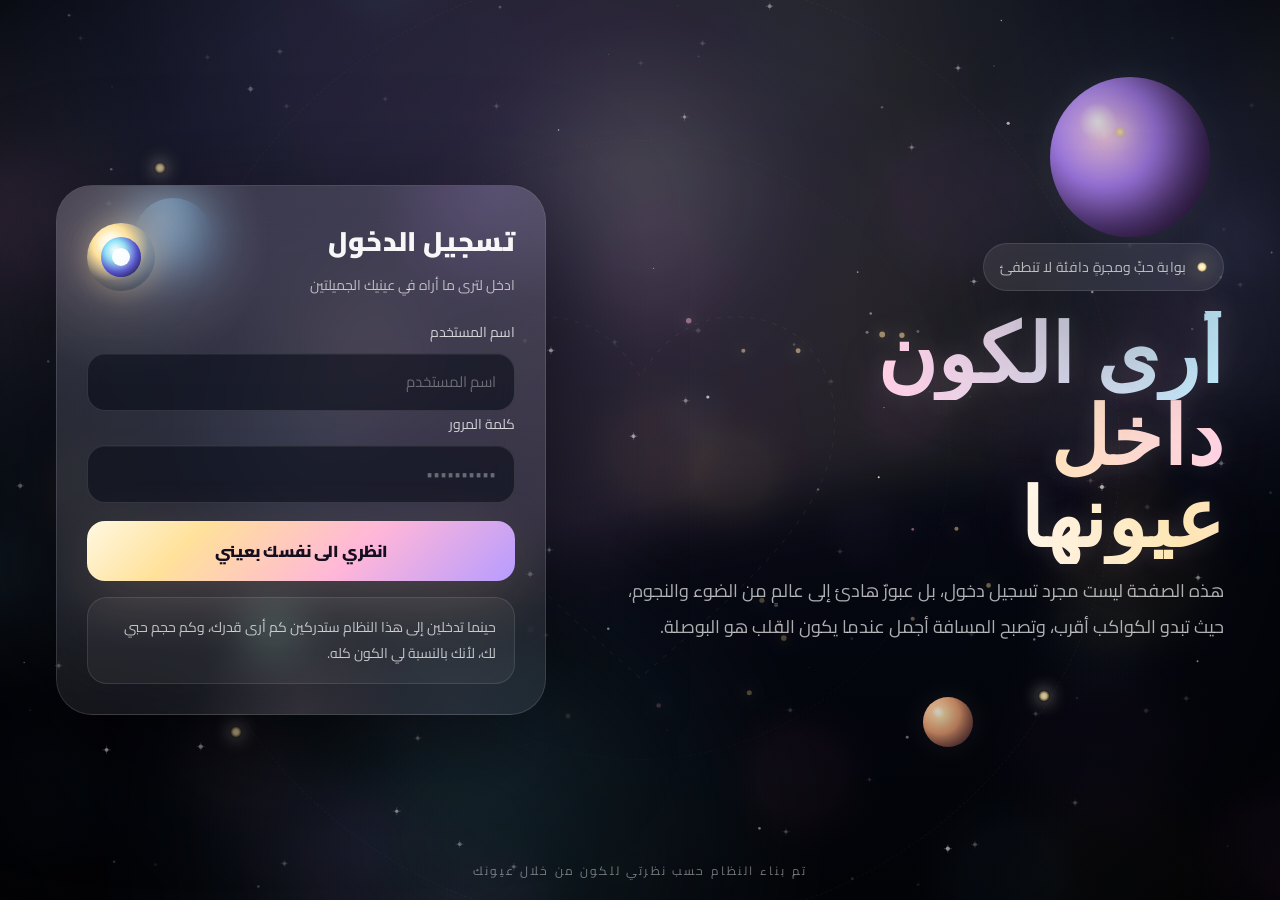
<file: index.html>
<!DOCTYPE html>
<html lang="ar" dir="rtl">
<head>
  <meta charset="UTF-8" />
  <meta name="viewport" content="width=device-width, initial-scale=1.0, viewport-fit=cover" />
  <meta name="theme-color" content="#050814" />
  <title>كوني الخاص ريتا || بوابة المجرة</title>
  <style>
    @import url('https://fonts.googleapis.com/css2?family=Cairo:wght@300;400;500;700;800;900&display=swap');

    :root {
      --bg0: #03040a;
      --bg1: #060916;
      --bg2: #111632;
      --glass: rgba(255,255,255,0.085);
      --glass-strong: rgba(255,255,255,0.12);
      --border: rgba(255,255,255,0.13);
      --text: rgba(255,255,255,0.96);
      --muted: rgba(255,255,255,0.68);
      --pink: #ffb6d9;
      --violet: #b69cff;
      --gold: #ffe19a;
      --cyan: #8be9ff;
      --shadow: 0 32px 120px rgba(0,0,0,0.58);
      --vh: 1vh;
    }

    * { box-sizing: border-box; }

    html {
      height: 100%;
    }

    body {
      margin: 0;
      min-height: 100vh;
      min-height: 100dvh;
      overflow-x: hidden;
      overflow-y: auto;
      background: var(--bg0);
      color: var(--text);
      font-family: "Cairo", system-ui, -apple-system, BlinkMacSystemFont, "Segoe UI", sans-serif;
      -webkit-text-size-adjust: 100%;
      touch-action: manipulation;
    }

    button, input {
      font: inherit;
    }

    .scene {
      position: relative;
      width: 100%;
      min-height: 100vh;
      min-height: 100dvh;
      overflow: hidden;
      background:
        radial-gradient(circle at 50% 18%, rgba(255,255,255,0.09), transparent 22%),
        radial-gradient(circle at 18% 22%, rgba(182,156,255,0.15), transparent 24%),
        radial-gradient(circle at 82% 70%, rgba(255,182,217,0.10), transparent 20%),
        linear-gradient(180deg, #090d1d 0%, #050814 48%, #020308 100%);
      perspective: 1200px;
      transform-style: preserve-3d;
    }

    .bg-vignette {
      position: absolute;
      inset: 0;
      pointer-events: none;
      z-index: 12;
      background:
        radial-gradient(circle at center, transparent 35%, rgba(0,0,0,0.18) 72%, rgba(0,0,0,0.58) 100%),
        linear-gradient(to bottom, rgba(255,255,255,0.04), transparent 18%);
      mix-blend-mode: multiply;
    }

    .space-canvas {
      position: absolute;
      inset: 0;
      width: 100%;
      height: 100%;
      z-index: 1;
    }

    .nebula {
      position: absolute;
      inset: -10%;
      pointer-events: none;
      z-index: 2;
      filter: blur(22px) saturate(1.25);
      opacity: 0.9;
      mix-blend-mode: screen;
      transform: translateZ(0);
    }

    .nebula .cloud {
      position: absolute;
      border-radius: 50%;
      animation: drift 18s ease-in-out infinite alternate;
    }

    .cloud.c1 {
      width: 36vw;
      height: 36vw;
      left: -10%;
      top: 8%;
      background: radial-gradient(circle, rgba(255,182,217,0.18), rgba(255,182,217,0.03) 55%, transparent 74%);
      animation-duration: 16s;
    }

    .cloud.c2 {
      width: 44vw;
      height: 44vw;
      right: -8%;
      top: 4%;
      background: radial-gradient(circle, rgba(182,156,255,0.22), rgba(182,156,255,0.03) 58%, transparent 74%);
      animation-duration: 21s;
    }

    .cloud.c3 {
      width: 54vw;
      height: 54vw;
      left: 16%;
      bottom: -18%;
      background: radial-gradient(circle, rgba(139,233,255,0.14), rgba(139,233,255,0.02) 58%, transparent 75%);
      animation-duration: 24s;
    }

    .ribbon {
      position: absolute;
      left: 50%;
      top: -16%;
      width: 145vw;
      height: 74vh;
      transform: translateX(-50%) rotate(-11deg);
      background:
        radial-gradient(circle at 50% 50%, rgba(255,255,255,0.14), transparent 18%),
        linear-gradient(90deg,
          transparent 0%,
          rgba(139,233,255,0.06) 10%,
          rgba(182,156,255,0.18) 34%,
          rgba(255,182,217,0.14) 50%,
          rgba(255,225,154,0.12) 63%,
          rgba(139,233,255,0.06) 80%,
          transparent 100%);
      filter: blur(28px);
      opacity: 0.82;
      z-index: 3;
      mix-blend-mode: screen;
      animation: ribbonMove 20s ease-in-out infinite alternate;
    }

    .orbit-frame {
      position: absolute;
      left: 50%;
      top: 50%;
      width: min(82vw, 960px);
      height: min(82vw, 960px);
      transform: translate(-50%, -50%);
      border-radius: 50%;
      border: 1px dashed rgba(255,255,255,0.08);
      opacity: 0.65;
      filter: blur(0.15px);
      z-index: 4;
    }

    .orbit-frame.two {
      width: min(56vw, 620px);
      height: min(56vw, 620px);
      border-color: rgba(255,255,255,0.06);
      opacity: 0.5;
    }

    .orbit-dot {
      position: absolute;
      width: 10px;
      height: 10px;
      border-radius: 50%;
      left: 75%;
      top: 12%;
      background: radial-gradient(circle, #fff 0%, #ffe19a 25%, rgba(255,225,154,0) 72%);
      box-shadow: 0 0 16px rgba(255,225,154,.70), 0 0 34px rgba(255,182,217,.18);
      animation: orbit 18s linear infinite;
      transform-origin: -160px 160px;
      z-index: 5;
    }

    .orbit-dot.small {
      width: 6px;
      height: 6px;
      left: 22%;
      top: 72%;
      animation-duration: 22s;
      transform-origin: 110px -140px;
      background: radial-gradient(circle, #fff 0%, #8be9ff 28%, rgba(139,233,255,0) 72%);
      box-shadow: 0 0 12px rgba(139,233,255,.58), 0 0 22px rgba(255,255,255,.12);
    }

    .planet-layer {
      position: absolute;
      inset: 0;
      z-index: 6;
      pointer-events: none;
    }

    .planet {
      position: absolute;
      border-radius: 50%;
      transform: translateZ(0);
      box-shadow: inset -18px -18px 36px rgba(0,0,0,0.30), 0 0 32px rgba(255,255,255,0.08);
      overflow: hidden;
    }

    .planet::after {
      content: "";
      position: absolute;
      inset: 0;
      background: linear-gradient(135deg, rgba(255,255,255,0.18), transparent 30%, transparent 65%, rgba(255,255,255,0.05));
      pointer-events: none;
    }

    .planet.one {
      width: 160px;
      height: 160px;
      right: 5.5%;
      top: 8.5%;
      background:
        radial-gradient(circle at 30% 28%, rgba(255,255,255,0.95), rgba(255,255,255,0) 12%),
        radial-gradient(circle at 34% 36%, #ffd7ee 0%, #b68cff 34%, #42225f 82%);
      animation: floatY 10s ease-in-out infinite alternate;
      filter: saturate(1.08);
    }

    .planet.one .ring {
      position: absolute;
      inset: -24px -14px;
      border-radius: 50%;
      border-top: 1px solid rgba(255,255,255,0.22);
      border-right: 1px solid rgba(255,255,255,0.06);
      transform: rotate(-16deg);
    }

    .planet.two {
      width: 78px;
      height: 78px;
      left: 10.5%;
      top: 22%;
      background:
        radial-gradient(circle at 35% 30%, rgba(255,255,255,0.88), rgba(255,255,255,0) 14%),
        radial-gradient(circle at 35% 35%, #d9f7ff 0%, #67b8ff 42%, #142c5f 86%);
      animation: floatY 7.5s ease-in-out infinite alternate-reverse;
    }

    .planet.three {
      width: 50px;
      height: 50px;
      right: 24%;
      bottom: 17%;
      background:
        radial-gradient(circle at 30% 30%, rgba(255,255,255,0.95), rgba(255,255,255,0) 12%),
        radial-gradient(circle at 35% 35%, #fff0bd 0%, #ffad7d 42%, #4f2331 86%);
      animation: floatY 12s ease-in-out infinite alternate;
    }

    .planet.four {
      width: 34px;
      height: 34px;
      left: 20%;
      bottom: 28%;
      background:
        radial-gradient(circle at 30% 30%, rgba(255,255,255,0.92), rgba(255,255,255,0) 12%),
        radial-gradient(circle at 35% 35%, #d9ffef 0%, #7ce7b5 46%, #12402f 90%);
      animation: floatY 9s ease-in-out infinite alternate-reverse;
    }

    .heart-orbit {
      position: absolute;
      left: 50%;
      top: 54%;
      width: min(60vw, 660px);
      height: min(44vw, 480px);
      transform: translate(-50%, -50%);
      z-index: 5;
      pointer-events: none;
      opacity: 0.78;
    }

    .heart-orbit svg {
      width: 100%;
      height: 100%;
      overflow: visible;
      filter: drop-shadow(0 0 22px rgba(255,182,217,0.24));
    }

    .heart-orbit path {
      fill: none;
      stroke: rgba(255,255,255,0.08);
      stroke-width: 1.4;
      stroke-dasharray: 7 10;
    }

    .spark {
      position: absolute;
      width: 12px;
      height: 12px;
      border-radius: 50%;
      background: radial-gradient(circle, #fff 0%, #ffe19a 32%, rgba(255,225,154,0) 72%);
      box-shadow: 0 0 16px rgba(255,255,255,0.75), 0 0 30px rgba(255,225,154,0.35);
      z-index: 7;
      pointer-events: none;
      opacity: 0.9;
    }

    .spark.s1 { left: 12%; top: 18%; animation: twinkle 4.2s ease-in-out infinite; }
    .spark.s2 { right: 12%; top: 14%; animation: twinkle 5.4s ease-in-out infinite reverse; }
    .spark.s3 { left: 18%; bottom: 18%; animation: twinkle 6.1s ease-in-out infinite; }
    .spark.s4 { right: 18%; bottom: 22%; animation: twinkle 4.8s ease-in-out infinite reverse; }

    .login-shell {
      position: relative;
      z-index: 20;
      width: min(94vw, 1280px);
      margin: 0 auto;
      min-height: 100vh;
      min-height: 100dvh;
      display: grid;
      grid-template-columns: 1.1fr 0.9fr;
      align-items: center;
      gap: 36px;
      padding: 42px 0;
    }

    .hero {
      padding-inline-start: 18px;
      transform: translateY(-6px);
    }

    .badge {
      display: inline-flex;
      align-items: center;
      gap: 10px;
      padding: 10px 16px;
      border-radius: 999px;
      background: rgba(255,255,255,0.075);
      border: 1px solid rgba(255,255,255,0.11);
      backdrop-filter: blur(18px);
      box-shadow: var(--shadow);
      color: var(--muted);
      font-size: 14px;
      letter-spacing: 0.02em;
    }

    .badge .spark-dot {
      width: 10px;
      height: 10px;
      border-radius: 50%;
      background: radial-gradient(circle, #fff 0%, #ffe19a 46%, rgba(255,225,154,0) 76%);
      box-shadow: 0 0 20px rgba(255,225,154,0.7);
    }

    .title {
      margin: 24px 0 12px;
      font-family: "Milan-Display-Black", "Arial Black", serif;
      font-size: clamp(46px, 6.3vw, 88px);
      line-height: 1.02;
      letter-spacing: 0.01em;
      max-width: 9ch;
      text-shadow:
        0 0 24px rgba(255,255,255,0.12),
        0 0 70px rgba(255,182,217,0.14),
        0 0 100px rgba(182,156,255,0.08);
      animation: titleGlow 6s ease-in-out infinite;
    }

    .title .grad {
      background: linear-gradient(90deg, #fff8ea 0%, #ffe9b1 22%, #ffd1e6 54%, #bfefff 100%);
      -webkit-background-clip: text;
      background-clip: text;
      color: transparent;
    }

    .subtitle {
      max-width: 680px;
      margin: 0;
      color: var(--muted);
      font-size: 18px;
      line-height: 2;
    }

    .features {
      margin-top: 28px;
      display: grid;
      grid-template-columns: repeat(3, minmax(0, 1fr));
      gap: 14px;
      max-width: 800px;
    }

    .feature {
      padding: 16px 16px 18px;
      border-radius: 22px;
      background: rgba(255,255,255,0.055);
      border: 1px solid rgba(255,255,255,0.10);
      backdrop-filter: blur(18px);
      box-shadow: 0 20px 60px rgba(0,0,0,0.22);
    }

    .feature .k {
      font-size: 15px;
      font-weight: 900;
      margin-bottom: 6px;
      color: rgba(255,255,255,0.92);
    }

    .feature .v {
      font-size: 14px;
      line-height: 1.9;
      color: rgba(255,255,255,0.66);
    }

    .card-wrap {
      display: flex;
      justify-content: center;
      align-items: center;
    }

    .login-card {
      position: relative;
      width: min(100%, 490px);
      padding: 30px;
      border-radius: 36px;
      background:
        linear-gradient(180deg, rgba(255,255,255,0.12), rgba(255,255,255,0.075));
      border: 1px solid rgba(255,255,255,0.12);
      box-shadow: var(--shadow);
      backdrop-filter: blur(26px);
      overflow: hidden;
      transform: translateZ(0);
    }

    .login-card::before {
      content: "";
      position: absolute;
      inset: 0;
      background:
        radial-gradient(circle at 15% 10%, rgba(255,255,255,0.18), transparent 22%),
        radial-gradient(circle at 90% 0%, rgba(182,156,255,0.14), transparent 18%),
        radial-gradient(circle at 50% 100%, rgba(255,182,217,0.10), transparent 18%);
      pointer-events: none;
    }

    .card-head {
      position: relative;
      z-index: 1;
      display: flex;
      align-items: center;
      justify-content: space-between;
      gap: 16px;
      margin-bottom: 20px;
    }

    .card-title {
      margin: 0;
      font-size: 27px;
      font-weight: 900;
      letter-spacing: 0.01em;
    }

    .card-note {
      margin-top: 7px;
      font-size: 14px;
      color: rgba(255,255,255,0.66);
      line-height: 1.8;
    }

    .eye-orb {
      width: 68px;
      height: 68px;
      border-radius: 50%;
      flex: 0 0 auto;
      position: relative;
      background:
        radial-gradient(circle at 35% 30%, #fff 0%, #fff7dd 14%, #ffe19a 28%, rgba(255,225,154,0.12) 58%, rgba(255,225,154,0) 74%),
        radial-gradient(circle at center, rgba(255,255,255,0.25), rgba(255,255,255,0.02) 66%);
      box-shadow:
        0 0 28px rgba(255,225,154,0.34),
        0 0 66px rgba(255,182,217,0.16);
      animation: eyePulse 4.8s ease-in-out infinite;
    }

    .eye-orb::before {
      content: "";
      position: absolute;
      inset: 14px;
      border-radius: 50%;
      background: radial-gradient(circle at 36% 34%, #fff 0%, #8be9ff 28%, #5b59ff 58%, #160823 100%);
      box-shadow: inset -8px -10px 18px rgba(0,0,0,0.28);
    }

    .eye-orb::after {
      content: "";
      position: absolute;
      left: 50%;
      top: 50%;
      width: 18px;
      height: 18px;
      transform: translate(-50%, -50%);
      border-radius: 50%;
      background: rgba(255,255,255,0.96);
      box-shadow: 0 0 18px rgba(255,255,255,.8);
    }

    .field {
      position: relative;
      z-index: 1;
      margin-top: 14px;
    }

    .label {
      display: block;
      margin-bottom: 8px;
      font-size: 14px;
      color: rgba(255,255,255,0.76);
    }

    .input {
      width: 100%;
      height: 58px;
      padding: 0 18px;
      border-radius: 18px;
      border: 1px solid rgba(255,255,255,0.12);
      outline: none;
      background: rgba(7,11,24,0.58);
      color: #fff;
      font-size: 15px;
      transition: 0.25s ease;
      box-shadow: inset 0 1px 0 rgba(255,255,255,0.05);
    }

    .input::placeholder { color: rgba(255,255,255,0.34); }
    .input:focus {
      border-color: rgba(255,225,154,0.36);
      box-shadow:
        0 0 0 4px rgba(255,225,154,0.08),
        inset 0 1px 0 rgba(255,255,255,0.06);
    }

    .row {
      margin-top: 14px;
      display: flex;
      align-items: center;
      justify-content: space-between;
      gap: 12px;
      color: rgba(255,255,255,0.66);
      font-size: 14px;
      position: relative;
      z-index: 1;
    }

    .remember {
      display: flex;
      align-items: center;
      gap: 10px;
      user-select: none;
    }

    .remember input {
      width: 16px;
      height: 16px;
      accent-color: #ffe19a;
    }

    .link {
      border: 0;
      background: transparent;
      color: rgba(255,255,255,0.7);
      cursor: pointer;
      padding: 0;
    }

    .link:hover { color: #fff; }

    .btn {
      position: relative;
      z-index: 1;
      width: 100%;
      height: 60px;
      margin-top: 18px;
      border: 0;
      border-radius: 18px;
      cursor: pointer;
      color: #140e1f;
      font-size: 16px;
      font-weight: 900;
      letter-spacing: 0.01em;
      background: linear-gradient(135deg, #fff8e1 0%, #ffe19a 25%, #ffb6d9 62%, #b69cff 100%);
      box-shadow: 0 18px 60px rgba(255,200,150,0.18);
      transition: transform 0.18s ease, box-shadow 0.18s ease, filter 0.18s ease;
    }

    .btn:hover {
      transform: translateY(-1px);
      filter: brightness(1.03);
      box-shadow: 0 24px 72px rgba(255,200,150,0.24);
    }

    .btn:active { transform: translateY(0); }

    .bottom-note {
      position: relative;
      z-index: 1;
      margin-top: 16px;
      padding: 16px 18px;
      border-radius: 20px;
      border: 1px solid rgba(255,255,255,0.10);
      background: rgba(255,255,255,0.05);
      color: rgba(255,255,255,0.72);
      line-height: 1.9;
      font-size: 14px;
    }

    .bottom-note strong {
      color: #fff;
      font-weight: 900;
    }

    .footer-hint {
      position: absolute;
      left: 50%;
      bottom: 18px;
      transform: translateX(-50%);
      z-index: 20;
      font-size: 12px;
      color: rgba(255,255,255,0.44);
      letter-spacing: 0.18em;
      user-select: none;
      text-transform: uppercase;
    }

    .shooting-star {
      position: absolute;
      width: 160px;
      height: 2px;
      border-radius: 999px;
      background: linear-gradient(90deg, rgba(255,255,255,0), rgba(255,255,255,0.95), rgba(255,225,154,0.95), rgba(255,255,255,0));
      filter: drop-shadow(0 0 12px rgba(255,255,255,.78));
      opacity: 0;
      z-index: 9;
      pointer-events: none;
      animation: shoot 8.5s linear infinite;
    }

    .shooting-star.s1 { left: 14%; top: 18%; animation-delay: 0s; }
    .shooting-star.s2 { left: 62%; top: 9%; animation-delay: 3.2s; }
    .shooting-star.s3 { left: 78%; top: 25%; animation-delay: 5.1s; }
    .shooting-star.s4 { left: 34%; top: 16%; animation-delay: 6.4s; }

    @keyframes drift {
      0% { transform: translate3d(0,0,0) scale(1); }
      100% { transform: translate3d(18px,-12px,0) scale(1.06); }
    }

    @keyframes ribbonMove {
      0% { transform: translateX(-50%) rotate(-12deg) translateY(-10px); opacity: .58; }
      100% { transform: translateX(-50%) rotate(-8deg) translateY(10px); opacity: .92; }
    }

    @keyframes floatY {
      0%,100% { transform: translateY(0px); }
      50% { transform: translateY(-22px); }
    }

    @keyframes orbit {
      0% { transform: rotate(0deg) translateX(0); }
      100% { transform: rotate(360deg) translateX(0); }
    }

    @keyframes shoot {
      0%, 72% { opacity: 0; transform: translate(0,0) rotate(-12deg); }
      74% { opacity: 1; }
      100% { opacity: 0; transform: translate(-300px, 180px) rotate(-12deg); }
    }

    @keyframes eyePulse {
      0%, 100% { transform: scale(1); filter: brightness(1); }
      50% { transform: scale(1.05); filter: brightness(1.12); }
    }

    @keyframes titleGlow {
      0%, 100% {
        text-shadow:
          0 0 24px rgba(255,255,255,0.12),
          0 0 70px rgba(255,182,217,0.14),
          0 0 100px rgba(182,156,255,0.08);
      }
      50% {
        text-shadow:
          0 0 30px rgba(255,255,255,0.18),
          0 0 90px rgba(255,182,217,0.22),
          0 0 120px rgba(182,156,255,0.12);
      }
    }

    @media (max-width: 1024px) {
      .login-shell {
        grid-template-columns: 1fr;
        padding: 92px 0 72px;
        gap: 28px;
      }
      .hero { padding-inline-start: 0; }
      .features { grid-template-columns: 1fr; }
      .orbit-frame, .orbit-frame.two { width: 86vw; height: 86vw; }
      .heart-orbit { width: 82vw; height: 52vw; }
    }

    @media (max-width: 768px) {
      .scene {
        min-height: 100vh;
        min-height: 100dvh;
      }

      .login-shell {
        width: 100%;
        padding: 82px 18px 70px;
      }

      .hero {
        text-align: right;
      }

      .title {
        font-size: 42px;
        max-width: none;
      }

      .subtitle {
        font-size: 16px;
        line-height: 1.9;
      }

      .login-card {
        width: 100%;
        padding: 24px;
      }

      .card-head {
        align-items: flex-start;
      }

      .card-title {
        font-size: 24px;
      }

      .eye-orb {
        width: 58px;
        height: 58px;
      }

      .eye-orb::before {
        inset: 12px;
      }

      .eye-orb::after {
        width: 14px;
        height: 14px;
      }

      .orbit-frame,
      .orbit-frame.two {
        display: none;
      }

      .heart-orbit {
        width: 88vw;
        height: 58vw;
        top: 46%;
      }

      .planet.one {
        width: 110px;
        height: 110px;
      }

      .planet.two {
        width: 60px;
        height: 60px;
      }

      .planet.three {
        width: 40px;
        height: 40px;
      }

      .planet.four {
        width: 28px;
        height: 28px;
      }

      .footer-hint {
        display: none;
      }
    }

    @media (max-width: 480px) {
      .login-shell {
        padding: 72px 14px 58px;
      }

      .badge {
        font-size: 12px;
        padding: 9px 13px;
      }

      .title {
        font-size: 36px;
        line-height: 1.08;
      }

      .subtitle {
        font-size: 15px;
      }

      .input {
        height: 54px;
        font-size: 14px;
      }

      .btn {
        height: 56px;
        font-size: 15px;
      }

      .bottom-note {
        font-size: 13px;
        line-height: 1.8;
      }
    }

    @media (prefers-reduced-motion: reduce) {
      *, *::before, *::after { animation: none !important; transition: none !important; }
    }
  </style>
</head>
<body>
  <main class="scene" id="scene">
    <canvas class="space-canvas" id="spaceCanvas"></canvas>

    <div class="nebula" aria-hidden="true">
      <div class="cloud c1"></div>
      <div class="cloud c2"></div>
      <div class="cloud c3"></div>
    </div>

    <div class="ribbon" aria-hidden="true"></div>
    <div class="orbit-frame" aria-hidden="true"></div>
    <div class="orbit-frame two" aria-hidden="true"></div>

    <div class="heart-orbit" aria-hidden="true">
      <svg viewBox="0 0 1000 650" preserveAspectRatio="none">
        <path d="M500,585 C355,470 205,365 205,238 C205,150 269,96 355,96 C421,96 467,127 500,177 C533,127 579,96 645,96 C731,96 795,150 795,238 C795,365 645,470 500,585 Z" />
      </svg>
    </div>

    <div class="planet-layer" aria-hidden="true">
      <div class="planet one"><div class="ring"></div></div>
      <div class="planet two"></div>
      <div class="planet three"></div>
      <div class="planet four"></div>
    </div>

    <div class="spark s1"></div>
    <div class="spark s2"></div>
    <div class="spark s3"></div>
    <div class="spark s4"></div>

    <div class="shooting-star s1" aria-hidden="true"></div>
    <div class="shooting-star s2" aria-hidden="true"></div>
    <div class="shooting-star s3" aria-hidden="true"></div>
    <div class="shooting-star s4" aria-hidden="true"></div>

    <section class="login-shell">
      <div class="hero">
        <div class="badge"><span class="spark-dot"></span><span>بوابة حبٍّ ومجرةٍ دافئة لا تنطفئ</span></div>
        <h1 class="title"><span class="grad">أرى الكون داخل عيونها</span></h1>
        <p class="subtitle">
          هذه الصفحة ليست مجرد تسجيل دخول، بل عبورٌ هادئ إلى عالمٍ من الضوء والنجوم،
          حيث تبدو الكواكب أقرب، وتصبح المسافة أجمل عندما يكون القلب هو البوصلة.
        </p>
      </div>

      <div class="card-wrap">
        <form class="login-card" id="loginForm" autocomplete="off">
          <div class="card-head">
            <div>
              <h2 class="card-title">تسجيل الدخول</h2>
              <div class="card-note">ادخل لترى ما أراه في عينيك الجميلتين</div>
            </div>
            <div class="eye-orb" aria-hidden="true"></div>
          </div>

          <label class="field">
            <span class="label">اسم المستخدم</span>
            <input class="input" type="text" id="username" placeholder="اسم المستخدم" />
          </label>

          <label class="field">
            <span class="label">كلمة المرور</span>
            <input class="input" type="password" id="password" placeholder="••••••••••" />
          </label>

          <button type="submit" class="btn">انظري الى نفسك بعيني</button>

          <div class="bottom-note">
            حينما تدخلين إلى هذا النظام ستدركين كم أرى قدرك، وكم حجم حبي لك، لأنك بالنسبة لي الكون كله.
          </div>
        </form>
      </div>
    </section>

    <div class="bg-vignette"></div>
    <div class="footer-hint">تم بناء النظام حسب نظرتي للكون من خلال عيونك</div>
  </main>

  <script>
    const canvas = document.getElementById('spaceCanvas');
    const ctx = canvas.getContext('2d');
    const scene = document.getElementById('scene');
    const loginForm = document.getElementById('loginForm');

    const VALID_USERNAME = "rita";
    const VALID_PASSWORD = "ahmad";
    const REDIRECT_TO = "land.html";

    let w = 0;
    let h = 0;
    let dpr = 1;
    let stars = [];
    let nebulaParticles = [];
    let orbitParticles = [];
    let shootingStars = [];
    let pointer = { x: 0, y: 0, active: false };
    let mobileParallaxEnabled = true;

    function resize() {
      dpr = Math.min(window.devicePixelRatio || 1, 2);
      w = window.innerWidth;
      h = window.innerHeight;

      document.documentElement.style.setProperty('--vh', `${window.innerHeight * 0.01}px`);

      canvas.width = Math.floor(w * dpr);
      canvas.height = Math.floor(h * dpr);
      canvas.style.width = w + 'px';
      canvas.style.height = h + 'px';
      ctx.setTransform(dpr, 0, 0, dpr, 0, 0);

      mobileParallaxEnabled = w > 768;
      buildScene();
    }

    function rand(min, max) {
      return Math.random() * (max - min) + min;
    }

    function buildScene() {
      stars = [];
      nebulaParticles = [];
      orbitParticles = [];
      shootingStars = [];

      const starCount = Math.floor((w * h) / 9000);
      for (let i = 0; i < starCount; i++) {
        stars.push({
          x: Math.random() * w,
          y: Math.random() * h,
          r: Math.random() * 1.8 + 0.5,
          a: Math.random() * 0.7 + 0.15,
          tw: rand(0.003, 0.016),
          ph: Math.random() * Math.PI * 2,
          layer: Math.random() < 0.58 ? 1 : (Math.random() < 0.75 ? 2 : 3)
        });
      }

      const nebulaCount = 55;
      for (let i = 0; i < nebulaCount; i++) {
        nebulaParticles.push({
          x: rand(-0.1 * w, 1.1 * w),
          y: rand(-0.1 * h, 1.1 * h),
          r: rand(40, 150),
          hue: [286, 330, 198, 43][Math.floor(Math.random() * 4)],
          a: rand(0.03, 0.08),
          vx: rand(-0.02, 0.02),
          vy: rand(-0.02, 0.02)
        });
      }

      const orbitCount = 26;
      for (let i = 0; i < orbitCount; i++) {
        const rx = rand(w * 0.18, w * 0.42);
        const ry = rand(h * 0.12, h * 0.32);
        const angle = Math.random() * Math.PI * 2;
        orbitParticles.push({
          cx: w * 0.5,
          cy: h * 0.56,
          rx,
          ry,
          angle,
          speed: rand(0.0025, 0.006),
          size: rand(1.2, 3.2),
          color: Math.random() < 0.5 ? '255,225,154' : '255,182,217'
        });
      }
    }

    function drawNebula(t) {
      for (const p of nebulaParticles) {
        p.x += p.vx * 0.5;
        p.y += p.vy * 0.5;

        if (p.x < -200) p.x = w + 200;
        if (p.x > w + 200) p.x = -200;
        if (p.y < -200) p.y = h + 200;
        if (p.y > h + 200) p.y = -200;

        const pulse = 0.8 + Math.sin(t * 0.001 + p.x * 0.001 + p.y * 0.001) * 0.18;
        const grad = ctx.createRadialGradient(p.x, p.y, 0, p.x, p.y, p.r);
        grad.addColorStop(0, `hsla(${p.hue}, 100%, 75%, ${p.a * pulse})`);
        grad.addColorStop(0.45, `hsla(${p.hue}, 100%, 70%, ${p.a * 0.55})`);
        grad.addColorStop(1, 'rgba(0,0,0,0)');
        ctx.fillStyle = grad;
        ctx.beginPath();
        ctx.arc(p.x, p.y, p.r, 0, Math.PI * 2);
        ctx.fill();
      }
    }

    function drawStars(t) {
      for (const s of stars) {
        const twinkle = 0.55 + Math.sin(t * s.tw + s.ph) * 0.45;
        const a = Math.max(0.1, s.a * twinkle);
        const parallax = s.layer === 1 ? 0.015 : s.layer === 2 ? 0.028 : 0.045;
        const ox = (pointer.active && mobileParallaxEnabled) ? (pointer.x - w * 0.5) * parallax : 0;
        const oy = (pointer.active && mobileParallaxEnabled) ? (pointer.y - h * 0.5) * parallax : 0;

        ctx.save();
        ctx.translate(s.x + ox, s.y + oy);
        ctx.fillStyle = `rgba(255,255,255,${a})`;
        ctx.beginPath();
        ctx.arc(0, 0, s.r, 0, Math.PI * 2);
        ctx.fill();

        if (s.r > 1.6) {
          ctx.strokeStyle = `rgba(255,255,255,${a * 0.55})`;
          ctx.lineWidth = 0.7;
          ctx.beginPath();
          ctx.moveTo(-4, 0);
          ctx.lineTo(4, 0);
          ctx.moveTo(0, -4);
          ctx.lineTo(0, 4);
          ctx.stroke();
        }
        ctx.restore();
      }
    }

    function drawOrbitParticles(t) {
      for (const p of orbitParticles) {
        p.angle += p.speed;
        const x = p.cx + Math.cos(p.angle) * p.rx;
        const y = p.cy + Math.sin(p.angle) * p.ry * 0.82;
        const glow = 0.55 + Math.sin(t * 0.003 + p.angle) * 0.45;

        ctx.save();
        ctx.translate(x, y);
        ctx.fillStyle = `rgba(${p.color},${0.55 * glow})`;
        ctx.shadowColor = `rgba(${p.color},0.58)`;
        ctx.shadowBlur = 12;
        ctx.beginPath();
        ctx.arc(0, 0, p.size, 0, Math.PI * 2);
        ctx.fill();
        ctx.restore();
      }
    }

    function drawShootingStars(t) {
      if (Math.random() < 0.014 && shootingStars.length < 2) {
        shootingStars.push({
          x: rand(w * 0.1, w * 0.75),
          y: rand(h * 0.1, h * 0.35),
          vx: rand(-12, -8),
          vy: rand(5, 9),
          life: 1,
          len: rand(90, 170)
        });
      }

      shootingStars = shootingStars.filter(s => s.life > 0);
      for (const s of shootingStars) {
        const x2 = s.x + s.len;
        const y2 = s.y - s.len * 0.38;
        const g = ctx.createLinearGradient(s.x, s.y, x2, y2);
        g.addColorStop(0, 'rgba(255,255,255,0)');
        g.addColorStop(0.3, 'rgba(255,255,255,0.95)');
        g.addColorStop(0.65, 'rgba(255,225,154,0.95)');
        g.addColorStop(1, 'rgba(255,255,255,0)');
        ctx.strokeStyle = g;
        ctx.lineWidth = 2;
        ctx.lineCap = 'round';
        ctx.beginPath();
        ctx.moveTo(s.x, s.y);
        ctx.lineTo(x2, y2);
        ctx.stroke();

        s.x += s.vx;
        s.y += s.vy;
        s.life -= 0.012;
      }
    }

    function paintBackground(t) {
      const grd = ctx.createLinearGradient(0, 0, 0, h);
      grd.addColorStop(0, '#090d1d');
      grd.addColorStop(0.45, '#050814');
      grd.addColorStop(1, '#020308');
      ctx.fillStyle = grd;
      ctx.fillRect(0, 0, w, h);

      const pulse = 0.5 + Math.sin(t * 0.0006) * 0.12;
      const glow = ctx.createRadialGradient(w * 0.5, h * 0.18, 0, w * 0.5, h * 0.18, Math.max(w, h) * 0.48);
      glow.addColorStop(0, `rgba(255,255,255,${0.11 * pulse})`);
      glow.addColorStop(0.22, `rgba(182,156,255,${0.08 * pulse})`);
      glow.addColorStop(0.45, `rgba(255,182,217,${0.05 * pulse})`);
      glow.addColorStop(1, 'rgba(0,0,0,0)');
      ctx.fillStyle = glow;
      ctx.fillRect(0, 0, w, h);
    }

    function render(t) {
      ctx.clearRect(0, 0, w, h);
      paintBackground(t);
      drawNebula(t);
      drawStars(t);
      drawOrbitParticles(t);
      drawShootingStars(t);
      requestAnimationFrame(render);
    }

    window.addEventListener('pointermove', (e) => {
      pointer.x = e.clientX;
      pointer.y = e.clientY;
      pointer.active = true;

      if (mobileParallaxEnabled) {
        const x = (e.clientX / window.innerWidth - 0.5) * 2;
        const y = (e.clientY / window.innerHeight - 0.5) * 2;
        scene.style.transform = `translate3d(${x * -8}px, ${y * -8}px, 0)`;
      }
    }, { passive: true });

    window.addEventListener('pointerleave', () => {
      pointer.active = false;
      if (mobileParallaxEnabled) {
        scene.style.transform = 'translate3d(0,0,0)';
      }
    });

    window.addEventListener('resize', resize);
    resize();
    requestAnimationFrame(render);

    loginForm.addEventListener('submit', function (e) {
      e.preventDefault();

      const username = document.getElementById('username').value.trim();
      const password = document.getElementById('password').value.trim();

      if (username === VALID_USERNAME && password === VALID_PASSWORD) {
        window.location.href = REDIRECT_TO;
      } else {
        alert('اسم المستخدم أو كلمة المرور غير صحيحة');
      }
    });
  </script>
</body>
</html>
</file>
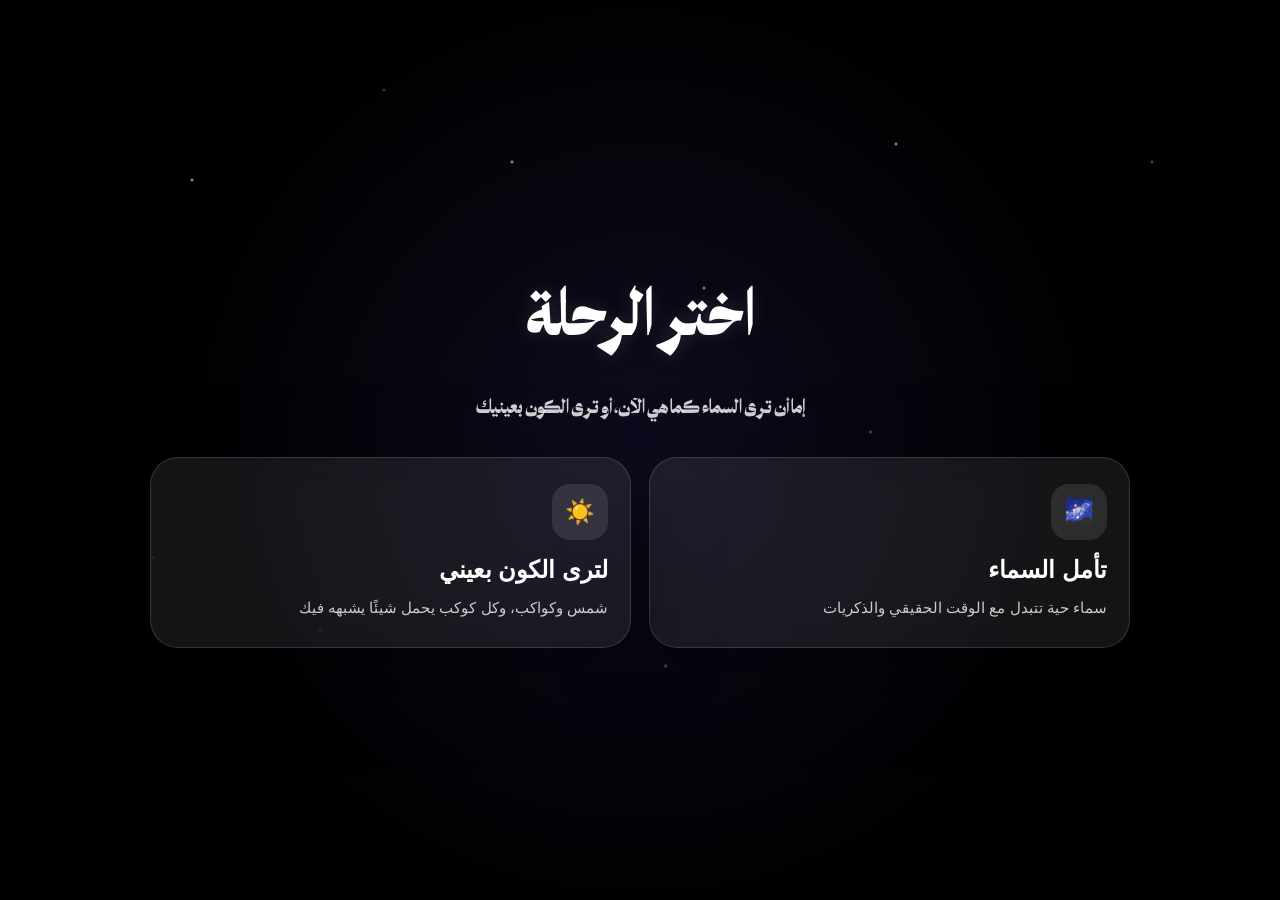
<file: land.html>
<!DOCTYPE html>
<html lang="ar" dir="rtl">

<head>
  <meta charset="UTF-8" />
  <meta name="viewport" content="width=device-width, initial-scale=1.0" />
  <title>كوني الخاص ريتا || ما أراه داخل عينيك </title>
  <link rel="stylesheet" href="css/land/style.css">
</head>

<body>





  <div id="app">
    <div id="choiceScreen" class="screen choice-screen show-choice">
      <div class="choice-bg">
        <div class="choice-stars choice-stars-1"></div>
        <div class="choice-stars choice-stars-2"></div>

        <div class="choice-content">
          <h1 class="choice-title">اختر الرحلة</h1>
          <p class="choice-subtitle">إما أن ترى السماء كما هي الآن، أو ترى الكون بعينيك</p>

          <div class="choice-grid">
            <a href="sky.html" style=" text-decoration: none;"  class="choice-card" data-go="planetScreen">
              <div class="choice-icon">🌌</div>
              <h2>تأمل السماء</h2>
              <p>سماء حية تتبدل مع الوقت الحقيقي والذكريات</p>
            </a>

            <button class="choice-card" data-go="detailScreen">
              <div class="choice-icon">☀️</div>
              <h2>لترى الكون بعيني</h2>
              <p>شمس وكواكب، وكل كوكب يحمل شيئًا يشبهه فيك</p>
            </button>
          </div>
        </div>
      </div>
    </div>


    <div id="planetScreen" class="screen">

      <div class="space">
        <div class="solar-system">

          <div class="sun"></div>
          <div class="orbit-wrap orbit1-wrap" style="--size:140px; --duration:80s; --label-angle:-25deg;">
            <div class="orbit orbit1">
              <div class="planet moon" onclick="selectPlanet('القمر')"></div>
            </div>
            <div class="orbit-label">القمر</div>
          </div>

          <div class="orbit-wrap orbit2-wrap" style="--size:220px; --duration:130s; --label-angle:-20deg;">
            <div class="orbit orbit2">
              <div class="planet saturn" onclick="selectPlanet('زحل')">
                <div class="saturn-rings"></div>
              </div>
            </div>
            <div class="orbit-label">زحل</div>
          </div>

          <div class="orbit-wrap orbit3-wrap" style="--size:300px; --duration:180s; --label-angle:-18deg;">
            <div class="orbit orbit3">
              <div class="planet mars" onclick="selectPlanet('المريخ')"></div>
            </div>
            <div class="orbit-label">المريخ</div>
          </div>

          <div class="orbit-wrap orbit4-wrap" style="--size:380px; --duration:240s; --label-angle:-16deg;">
            <div class="orbit orbit4">
              <div class="planet neptune" onclick="selectPlanet('نبتون')"></div>
            </div>
            <div class="orbit-label">نبتون</div>
          </div>

          <div class="orbit-wrap orbit5-wrap" style="--size:460px; --duration:320s; --label-angle:-14deg;">
            <div class="orbit orbit5">
              <div class="planet rita" onclick="selectPlanet('ريتا')"></div>
            </div>
            <div class="orbit-label">ريتا</div>
          </div>

        </div>
      </div>

      <div id="info" class="info"></div>

      <div class="voice-area">
        <div class="voice-player">
          <div class="waves" id="waves">
            <span></span><span></span><span></span><span></span><span></span>
          </div>

          <button class="play-btn" id="mainPlayBtn">▶</button>

          <audio id="mainAudio" src="audio/main.mp3"></audio>

          <span class="voice-duration" id="mainDuration">00:00</span>
        </div>

        <p class="voice-text">
          مهما ابتعدت المسافات، يبقى حضورك الأقرب إلى قلبي من أي شيء آخر.
        </p>
      </div>


            <button id="backToChoice" class="back-choice-btn">
  ← الرجوع للقائمة
</button>
    </div>

    <div id="detailScreen" class="screen">
      <div class="detail-wrap">

        <!-- الخلفية -->
        <div class="stars stars-1"></div>
        <div class="stars stars-2"></div>

        <div class="meteor-layer">
          <span></span>
          <span></span>
          <span></span>
        </div>

        <!-- المحتوى الرئيسي -->
        <div class="detail-panel">

          <!-- الكوكب -->
          <div class="detail-planet-col">
            <div class="planet-stage">

              <div class="planet-stars planet-stars-1"></div>
              <div class="planet-stars planet-stars-2"></div>

              <div class="meteor meteor-1"></div>
              <div class="meteor meteor-2"></div>
              <div class="meteor meteor-3"></div>

              <div id="detailPlanet" class="detail-planet"></div>

            </div>
          </div>

          <div class="detail-text-col">

            <h2 id="detailTitle" class="detail-title">اسم الكوكب</h2>
            <p id="detailDesc" class="detail-desc"></p>

            <div class="bottom-bar">

              <div class="voice-box">
                <div class="waves detail-waves">
                  <span></span><span></span><span></span><span></span><span></span>
                </div>

                <span class="detail-duration" id="duration">00:00</span>

                <button class="voice-btn detail-playBtn" id="playBtn">▶</button>

                <audio class="detail-audio" src=""></audio>
              </div>

              <button class="back-btn-galaxy" id="backBtn">
                ← الرجوع للمجرات
              </button>

            </div>

          </div>
        </div>
      </div>
    </div>

  </div>

  <script src="js/land/app.js"></script>
</body>

</html>
</file>
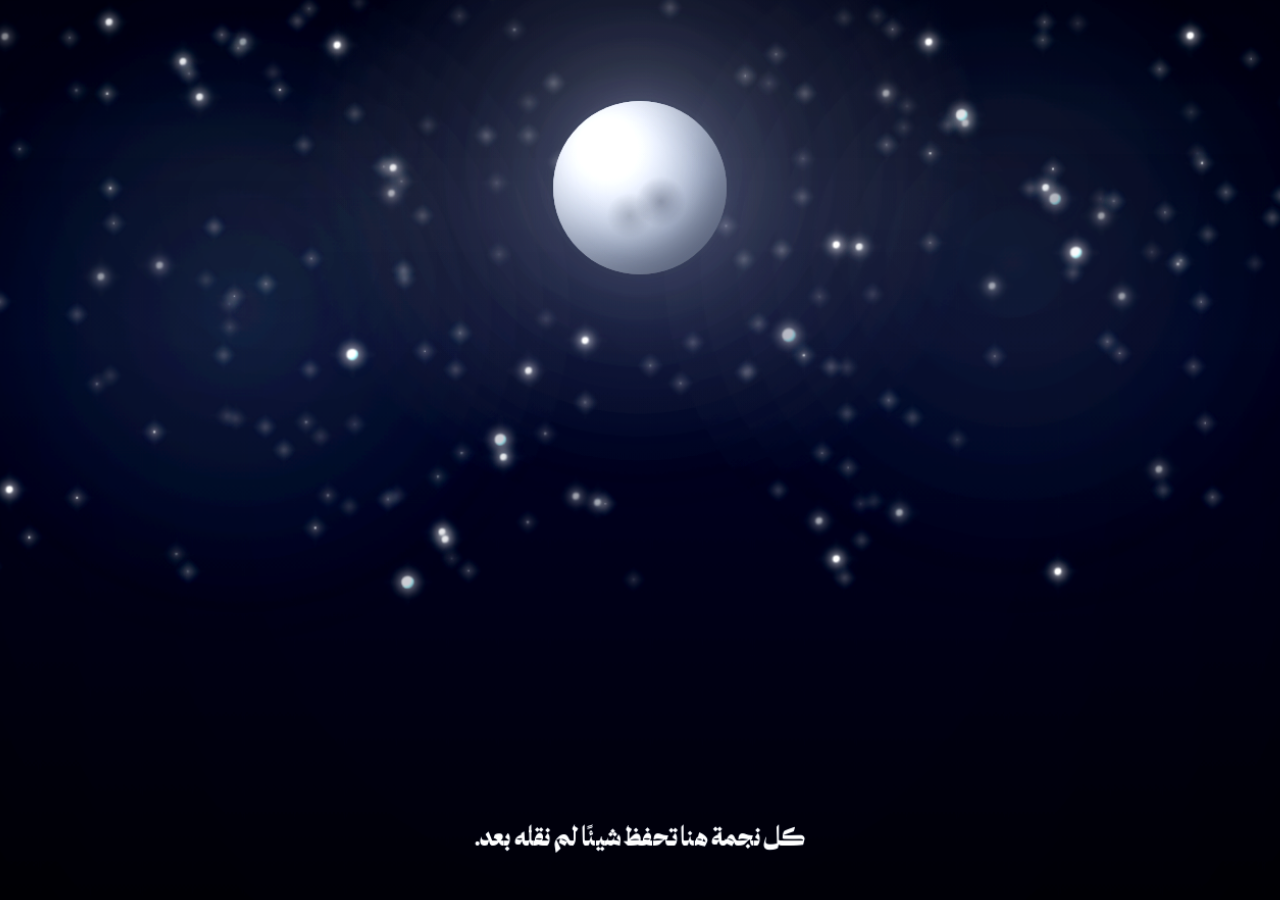
<file: sky.html>
<!DOCTYPE html>
<html lang="ar" dir="rtl">
<head>
  <meta charset="UTF-8" />
  <meta name="viewport" content="width=device-width, initial-scale=1.0, viewport-fit=cover" />
  <meta name="theme-color" content="#050814" />
  <title>كوني الخاص ريتا || تأملي السماء    </title>
  <link rel="stylesheet" href="css/style.css" />
</head>
<body>
  <div id="app">
   <div id="sky">

  <div class="sky-overlay"></div>

<div class="sun-or-moon" id="sunOrMoon">
  <span class="astro-halo"></span>
  <span class="astro-core"></span>
  <span class="astro-shadow"></span>

  <span class="moon-phase-label" id="moonPhaseLabel"></span>
</div>
<div class="quote-wrap">
  <div class="quote" id="quoteText"></div>
</div>
  <div class="cloud cloud-1"></div>
  <div class="cloud cloud-2"></div>
  <div class="cloud cloud-3"></div>

  <div class="milky-way" id="milkyWay"></div>

  <!-- ⭐ النجوم -->
  <div class="stars-layer stars-back" id="starsBack"></div>
  <div class="stars-layer stars-mid" id="starsMid"></div>
  <div class="stars-layer stars-front" id="starsFront"></div>

  <div class="stardust-layer" id="stardustLayer"></div>

  <div class="cinematic-vignette"></div>

</div>
   
  

    <div class="memory-modal" id="memoryModal" aria-hidden="true">
      <div class="memory-modal-backdrop" id="closeModal"></div>

      <div class="memory-modal-card">
        <button class="close-btn" id="closeModalBtn">×</button>

        <div class="memory-head">
          <div class="memory-icon" id="memoryIcon">✦</div>
          <div>
            <div class="memory-kind" id="memoryKind">نجمة</div>
            <h2 class="memory-title" id="memoryTitle">عنوان</h2>
            <div class="memory-date" id="memoryDate">2026-06-18</div>
          </div>
        </div>

        <div class="memory-media"  id="memoryMedia"></div>
        <p class="memory-text" id="memoryText"></p>

        <div class="memory-actions">
    
          <button class="btn btn-small btn-ghost" id="closeModalBtn2">إغلاق</button>
        </div>
      </div>
    </div>
  </div>

  <script src="js/app.js"></script>
</body>
</html>
</file>
<file: css/land/style.css>
@font-face {
    font-family: "Milan";
    src: url("../../fonts/Milan-Display-Black.otf") format("opentype");
    font-weight: 900;
    font-style: normal;
}


* {
  box-sizing: border-box;
}

body {
  margin: 0;
  font-family: Arial, sans-serif;
  overflow: hidden;
  background: #000;
}

.screen,
.space {
  width: 100vw;
  height: 100vh;
}

.solar-system{
  position: relative;

  width: 600px;
  height: 600px;

  display: flex;
  justify-content: center;
  align-items: center;

  transform-origin: center;
}

.back-choice-btn{
  position: absolute;
  left: 50%;
  bottom: 140px; /* فوق الرسالة الصوتية */
  transform: translateX(-50%);

  padding: 12px 22px;
  border-radius: 999px;

  border: 1px solid rgba(255,255,255,.18);
  background: rgba(255,255,255,.06);
  color: #fff;

  cursor: pointer;
  backdrop-filter: blur(14px);

  transition: .3s;
  z-index: 50;
}

.back-choice-btn:hover{
  background: rgba(255,255,255,.12);
  transform: translateX(-50%) translateY(-2px);
  box-shadow: 0 0 18px rgba(255,255,255,.12);
}

@media (max-width:768px){
  .back-choice-btn{
    bottom: 170px;
    font-size: 14px;
    padding: 10px 18px;
  }
}

.space {
  position: relative;
  width: 100vw;
  height: 100vh;

    display: flex;
  justify-content: center;  /* أفقي */
  align-items: center;
  background:
    radial-gradient(circle at center, rgba(20, 20, 50, 0.55), rgba(0, 0, 0, 1) 60%),
    radial-gradient(circle at 20% 20%, rgba(255,255,255,0.05) 0 1px, transparent 1px),
    radial-gradient(circle at 80% 30%, rgba(255,255,255,0.05) 0 1px, transparent 1px),
    radial-gradient(circle at 30% 75%, rgba(255,255,255,0.05) 0 1px, transparent 1px),
    #000;
  isolation: isolate;
}

/* SUN */
.sun {
  position: absolute;
  top: 50%;
  left: 50%;
  width: 86px;
  height: 86px;
  transform: translate(-50%, -50%);
  border-radius: 50%;
  background:
    radial-gradient(circle at 30% 30%, #fff3b0 0%, #ffd166 18%, #ff8c00 55%, #c94c00 100%);
  box-shadow:
    0 0 25px rgba(255, 200, 60, 0.9),
    0 0 60px rgba(255, 160, 30, 0.75),
    0 0 120px rgba(255, 130, 0, 0.35);
}

.sun::after {
  content: "";
  position: absolute;
  inset: -24px;
  border-radius: 50%;
  background: radial-gradient(circle, rgba(255,180,50,0.22), transparent 70%);
  filter: blur(2px);
}

/* ORBIT WRAP */
.orbit-wrap {
  position: absolute;
  top: 50%;
  left: 50%;
  width: var(--size);
  height: var(--size);
  transform: translate(-50%, -50%);
}

/* ORBITS */
.orbit {
  position: absolute;
  inset: 0;
  border: 1px solid rgba(255,255,255,0.08);
  border-radius: 50%;
  animation: rotate var(--duration) linear infinite;
  box-shadow: 0 0 18px rgba(255,255,255,0.03) inset;
}

.orbit::before {
  content: "";
  position: absolute;
  inset: -1px;
  border-radius: 50%;
  box-shadow:
    0 0 14px rgba(255,255,255,0.03),
    0 0 36px rgba(120, 160, 255, 0.04);
}

/* ثابت على المدار */
/* ORBIT LABEL */
.orbit-label {
  position: absolute;
  top: 50%;
  left: 50%;
  color: rgba(255,255,255,0.92);
  font-size: 13px;
  font-weight: 600;
  letter-spacing: 0.3px;
  text-shadow: 0 0 6px rgba(255,255,255,0.18);
  transform:
    translate(-50%, -50%)
    rotate(var(--label-angle))
    translateY(calc(var(--size) / -2 + 16px))
    rotate(calc(-1 * var(--label-angle)));
  pointer-events: none;
  white-space: nowrap;
  background: transparent;
  border: none;
  backdrop-filter: none;
  padding: 0;
}

.planet {
  position: absolute;
  top: 0;
  left: 50%;
  transform: translateX(-50%);
  border-radius: 50%;
  pointer-events: auto;
  cursor: pointer;
    z-index: 5;
  will-change: transform, box-shadow;
}

/* Moon */
.moon {
  width: 18px;
  height: 18px;
  background: radial-gradient(circle at 30% 30%, #ffffff, #dfe7fd 55%, #9fb3d9 100%);
  box-shadow: 0 0 6px rgba(255,255,255,0.55), 0 0 12px rgba(210,225,255,0.25);
}
.saturn{
    position:absolute;
    top:0;
    left:50%;
    transform:translateX(-50%);

    width:26px;
    height:26px;
    border-radius:50%;

    background:
      radial-gradient(circle at 30% 30%,
      #ffe0b2,
      #f4a261 60%,
      #b85c18 100%);

    box-shadow:
      0 0 8px rgba(244,162,97,.35);
}

.saturn-rings{
    position:absolute;
    left:50%;
    top:50%;

    width:58px;
    height:18px;

    border:2px solid rgba(255,230,190,.75);
    border-radius:50%;

    transform:
      translate(-50%,-50%)
      rotate(-25deg);

    pointer-events:none;
}



.rita {
  width: 22px;
  height: 22px;
  background: radial-gradient(circle at 30% 30%, #ffd6e0, #ff4d6d 45%, #7b2cbf 100%);
  box-shadow: 0 0 10px rgba(255, 77, 109, 0.5), 0 0 22px rgba(123, 44, 191, 0.28);
}

.neptune {
  width: 20px;
  height: 20px;
  background: radial-gradient(circle at 30% 30%, #c9f3ff, #4cc9f0 55%, #186e9c 100%);
  box-shadow: 0 0 8px rgba(76,201,240,0.5), 0 0 18px rgba(76,201,240,0.2);
}

.mars {
  width: 18px;
  height: 18px;
  background: radial-gradient(circle at 30% 30%, #ffb4b4, #e63946 55%, #8b1e27 100%);
  box-shadow: 0 0 8px rgba(230,57,70,0.5), 0 0 16px rgba(230,57,70,0.2);
}


/* animation */
@keyframes rotate {
  from { transform: rotate(0deg); }
  to   { transform: rotate(360deg); }
}

/* INFO */
.info {
  position: absolute;
  bottom: 40px;
  width: 100%;
  text-align: center;
  color: white;
  font-size: 20px;
  text-shadow: 0 0 12px rgba(255,255,255,0.35);
}

.moon{
  filter: drop-shadow(0 0 4px rgba(255,255,255,.4));
}

.saturn{
  filter: drop-shadow(0 0 4px rgba(244,162,97,.4));
}

.rita{
  filter: drop-shadow(0 0 5px rgba(255,77,109,.5));
}

.neptune{
  filter: drop-shadow(0 0 4px rgba(76,201,240,.4));
}

.mars{
  filter: drop-shadow(0 0 4px rgba(230,57,70,.4));
}
.voice-area{
  position: absolute;
  left: 50%;
 
  bottom: 20px;
  transform: translateX(-50%);
  display: flex;
  flex-direction: column;
  align-items: center;
  gap: 14px;
  color: white;
  text-align: center;
  z-index: 20;
}

.voice-player{
  display: flex;
  align-items: center;
  gap: 14px;
}

.play-btn{
  background: none;
  border: none;
  color: rgba(255,255,255,0.95);
  font-size: 26px;
  cursor: pointer;
  padding: 0;
  line-height: 1;
  min-width: 28px;
}

.waves{
  display: flex;
  align-items: center;
  gap: 4px;
  height: 26px;
}

.waves span{
  width: 3px;
  height: 8px;
  border-radius: 999px;
  background: rgba(255,255,255,0.9);
  transform-origin: bottom;
  opacity: 0.35;
}

.waves.animating span{
  animation: wave 0.8s ease-in-out infinite;
}

.waves.animating span:nth-child(2){ animation-delay: 0.1s; }
.waves.animating span:nth-child(3){ animation-delay: 0.2s; }
.waves.animating span:nth-child(4){ animation-delay: 0.3s; }
.waves.animating span:nth-child(5){ animation-delay: 0.4s; }

@keyframes wave{
  0%, 100% { transform: scaleY(0.35); opacity: 0.35; }
  50% { transform: scaleY(1.8); opacity: 1; }
}

.voice-duration{
  color: rgba(255,255,255,.8);
  font-size: 14px;
  letter-spacing: .5px;
  min-width: 45px;
  text-align: center;
}

.voice-text{
   font-family: "Milan", sans-serif;
  margin: 0;
  font-size: 18px;
  line-height: 1.7;
  max-width: 560px;
  text-shadow: 0 0 10px rgba(255,255,255,0.15);
}


/* MOBILE OPTIMIZATION */

.voice-area{
    width: min(90vw, 650px);
    padding-inline: 16px;
}

.voice-text{
    font-size: clamp(14px, 3vw, 20px);
    line-height: 1.8;
    max-width: 100%;
}

.voice-player{
    gap: clamp(8px, 2vw, 14px);
}

.play-btn{
    font-size: clamp(22px, 5vw, 28px);
}

.voice-duration{
    font-size: clamp(12px, 2.8vw, 15px);
}


@media (max-width: 768px){

    .voice-area{
        bottom: 35px;
        gap: 10px;
    }

    .voice-text{
        max-width: 320px;
        font-size: 15px;
    }

    .orbit-label{
        font-size: 11px;
    }

    .sun{
        width: 72px;
        height: 72px;
    }
}

@media (max-width: 768px){

    .orbit1-wrap{ --size:110px !important; }
    .orbit2-wrap{ --size:180px !important; }
    .orbit3-wrap{ --size:250px !important; }
    .orbit4-wrap{ --size:320px !important; }
    .orbit5-wrap{ --size:390px !important; }

}


#app{
  position: relative;
  width: 100vw;
  height: 100vh;
  overflow: hidden;
}

.screen{
  position: absolute;
  inset: 0;
  transition: transform .85s ease, opacity .85s ease, filter .85s ease;
}

#planetScreen{
  transform: translateX(0);
  opacity: 1;
  filter: blur(0px);
  z-index: 2;
}

#detailScreen{
  transform: translateX(100%);
  opacity: 0;
  filter: blur(10px);
  z-index: 1;
}

#app.show-detail #planetScreen{
  transform: translateX(-28%);
  opacity: .28;
  filter: blur(7px);
}

#app.show-detail #detailScreen{
  transform: translateX(0);
  opacity: 1;
  filter: blur(0);
  z-index: 3;
}

.solar-system{
  position: relative;
  width: min(90vmin, 600px);
  height: min(90vmin, 600px);
  margin: auto;
  perspective: 900px;
  transform-style: preserve-3d;
}

.orbit{
  animation: rotate var(--duration) linear infinite;
  transform-origin: center;
}

@keyframes rotate {
  from { transform: rotate(0deg) rotateX(18deg); }
  to   { transform: rotate(360deg) rotateX(18deg); }
}

.saturn{
  overflow: visible;
}

.saturn-rings{
  position: absolute;
  left: 50%;
  top: 50%;
  width: 58px;
  height: 18px;
  border: 2px solid rgba(255,230,190,.75);
  border-radius: 50%;
  transform: translate(-50%,-50%) rotate(-25deg);
  pointer-events: none;
}

.detail-wrap{
  width: 100vw;
  height: 100vh;
  display: flex;
  justify-content: center;
  align-items: center;
  padding: 24px;
  background:
    radial-gradient(circle at center, rgba(20, 20, 50, 0.55), rgba(0, 0, 0, 1) 60%),
    #000;
  color: #fff;
}

.detail-panel{
  width: min(1100px, 94vw);
  display: flex;
  flex-direction: row-reverse;
  align-items: center;
  justify-content: space-between;
  gap: 40px;
}

.detail-planet-col{
  width: 280px;
  display: flex;
  justify-content: center;
  align-items: center;
}

.detail-planet{
  position: relative;
  width: clamp(240px, 42vw, 560px);
  aspect-ratio: 1;
  border-radius: 50%;
  overflow: visible;
  transform: translateZ(0);
  animation: planetFloat 5s ease-in-out infinite;
  box-shadow:
    0 0 45px rgba(255,255,255,.08),
    0 0 120px rgba(120,180,255,.08);
}

.detail-planet::before{
  content:"";
  position:absolute;
  inset:-22%;
  border-radius:50%;
  background: radial-gradient(circle, rgba(255,255,255,.20), rgba(255,255,255,.08) 18%, rgba(255,255,255,0) 62%);
  filter: blur(16px);
  opacity: .9;
  z-index: -3;
}

.detail-planet::after{
  content:"";
  position:absolute;
  inset:0;
  border-radius:50%;
  background:
    radial-gradient(circle at 28% 24%, rgba(255,255,255,.46) 0 10%, rgba(255,255,255,0) 22%),
    radial-gradient(circle at 72% 68%, rgba(0,0,0,.35) 0 18%, rgba(0,0,0,0) 40%),
    linear-gradient(135deg, rgba(255,255,255,.12), rgba(255,255,255,0) 38%);
  mix-blend-mode: screen;
  pointer-events: none;
}

.planet-core,
.planet-glow,
.surface-line,
.planet-clouds,
.planet-rim{
  position:absolute;
  inset:0;
  border-radius:50%;
  pointer-events:none;
}

.planet-glow{
  inset:-10%;
  filter: blur(22px);
  opacity: .7;
  z-index: -2;
}

.planet-rim{
  inset:-2%;
  border: 1px solid rgba(255,255,255,.08);
  box-shadow: inset 0 0 35px rgba(255,255,255,.08);
}

@keyframes floaty{
  0%,100%{ transform: translateY(0px); }
  50%{ transform: translateY(-10px); }
}

.detail-text-col{
  flex: 1;
  text-align: right;
  max-width: 680px;
}

.detail-title{
  margin: 0 0 14px;
  font-size: clamp(28px, 5vw, 54px);
  font-weight: 900;
  font-family: "Milan", sans-serif;
  text-shadow: 0 0 18px rgba(255,255,255,0.14);
}

.detail-desc{
  margin: 0;
  font-size: clamp(16px, 2.2vw, 22px);
  line-height: 1.9;
  color: rgba(255,255,255,0.9);
  font-family: "Milan", sans-serif;
}

.detail-actions{
  margin-top: 28px;
  display: flex;
  gap: 14px;
  flex-wrap: wrap;
  justify-content: flex-end;
}

.action-btn{
  border: none;
  cursor: pointer;
  padding: 14px 20px;
  border-radius: 999px;
  font-size: 15px;
  font-weight: 700;
  color: #fff;
  background: rgba(255,255,255,0.08);
  backdrop-filter: blur(14px);
  border: 1px solid rgba(255,255,255,0.12);
  transition: transform .2s ease, background .2s ease;
}

.action-btn:hover{
  transform: translateY(-2px);
  background: rgba(255,255,255,0.14);
}





.detail-planet.moon{
  width: 110px;
  height: 110px;
  background: radial-gradient(circle at 30% 30%, #ffffff, #dfe7fd 55%, #9fb3d9 100%);
  box-shadow: 0 0 20px rgba(255,255,255,0.35);
}

.detail-planet.saturn{
  width: 120px;
  height: 120px;
  background: radial-gradient(circle at 30% 30%, #ffe0b2, #f4a261 60%, #b85c18 100%);
  box-shadow: 0 0 20px rgba(244,162,97,0.35);
}

.detail-planet.saturn::before{
  content:"";
  position:absolute;
  left:50%;
  top:50%;
  width:180px;
  height:56px;
  border:3px solid rgba(255,230,190,.75);
  border-radius:50%;
  transform:translate(-50%,-50%) rotate(-25deg);
  z-index:-1;
}

.detail-planet.rita{
  width: 115px;
  height: 115px;
  background: radial-gradient(circle at 30% 30%, #ffd6e0, #ff4d6d 45%, #7b2cbf 100%);
  box-shadow: 0 0 22px rgba(255,77,109,.35), 0 0 42px rgba(123,44,191,.25);
}

.detail-planet.neptune{
  width: 112px;
  height: 112px;
  background: radial-gradient(circle at 30% 30%, #c9f3ff, #4cc9f0 55%, #186e9c 100%);
  box-shadow: 0 0 20px rgba(76,201,240,.3);
}

.detail-planet.mars{
  width: 108px;
  height: 108px;
  background: radial-gradient(circle at 30% 30%, #ffb4b4, #e63946 55%, #8b1e27 100%);
  box-shadow: 0 0 20px rgba(230,57,70,.3);
}

.orbit,
.orbit-wrap{
  pointer-events: none;
}


.detail-wrap{
  position: relative;
  width: 100vw;
  height: 100vh;
  overflow: hidden;
  display: flex;
  justify-content: center;
  align-items: center;
  padding: 24px;
  background:
    radial-gradient(circle at center, rgba(25, 25, 60, 0.62), rgba(0, 0, 0, 1) 58%),
    radial-gradient(circle at 20% 20%, rgba(255,255,255,0.05) 0 1px, transparent 1px),
    radial-gradient(circle at 80% 30%, rgba(255,255,255,0.04) 0 1px, transparent 1px),
    #000;
  color: #fff;
}

.stars{
  position:absolute;
  inset:0;
  pointer-events:none;
}

.stars-1{
  opacity: .55;
  transform: scale(1);
  box-shadow:
    10vw 12vh #fff,
    18vw 24vh rgba(255,255,255,.8),
    26vw 10vh rgba(255,255,255,.9),
    35vw 18vh rgba(255,255,255,.7),
    48vw 9vh rgba(255,255,255,.8),
    60vw 22vh rgba(255,255,255,.75),
    72vw 14vh rgba(255,255,255,.9),
    84vw 26vh rgba(255,255,255,.7),
    90vw 8vh rgba(255,255,255,.85);
  width: 1px;
  height: 1px;
}

.stars-2{
  opacity: .35;
  filter: blur(.2px);
  box-shadow:
    8vw 72vh rgba(255,255,255,.7),
    16vw 60vh rgba(255,255,255,.55),
    30vw 78vh rgba(255,255,255,.8),
    44vw 66vh rgba(255,255,255,.65),
    58vw 74vh rgba(255,255,255,.7),
    69vw 58vh rgba(255,255,255,.6),
    82vw 70vh rgba(255,255,255,.75),
    92vw 62vh rgba(255,255,255,.65);
  width: 1px;
  height: 1px;
}

.meteor-layer{
  position:absolute;
  inset:0;
  pointer-events:none;
  overflow:hidden;
}

.meteor-layer span{
  position:absolute;
  top:10%;
  right:-20%;
  width:180px;
  height:2px;
  background: linear-gradient(to left, rgba(255,255,255,0), rgba(255,255,255,.95), rgba(120,180,255,.2));
  border-radius:999px;
  filter: blur(.2px);
  transform: rotate(-18deg);
  opacity:0;
  animation: meteor 5.5s linear infinite;
}

.meteor-layer span:nth-child(2){
  top:28%;
  animation-delay: 1.8s;
  width:140px;
}

.meteor-layer span:nth-child(3){
  top:55%;
  animation-delay: 3.4s;
  width:200px;
}

@keyframes meteor{
  0%   { transform: translateX(0) translateY(0) rotate(-18deg); opacity:0; }
  8%   { opacity:1; }
  25%  { opacity:.95; }
  45%  { transform: translateX(-160vw) translateY(18vh) rotate(-18deg); opacity:0; }
  100% { transform: translateX(-160vw) translateY(18vh) rotate(-18deg); opacity:0; }
}

.detail-panel{
  position: relative;
  z-index: 2;
  width: min(1100px, 94vw);
  display: flex;
  flex-direction: row-reverse;
  align-items: center;
  justify-content: space-between;
  gap: 40px;
}

.detail-planet-col{
  width: 340px;
  display: flex;
  justify-content: center;
  align-items: center;
}

.detail-planet{
  position: relative;
  width: clamp(180px, 30vw, 360px);
  height: clamp(180px, 30vw, 360px);
  border-radius: 50%;
  flex: 0 0 auto;
  overflow: visible;
  transform: translateZ(0);
  animation: floaty 4.5s ease-in-out infinite;
}

.detail-planet::before{
  content:"";
  position:absolute;
  inset:-42px;
  border-radius:50%;
  background: radial-gradient(circle, rgba(255,255,255,.18), rgba(255,255,255,.06) 22%, rgba(255,255,255,0) 66%);
  filter: blur(14px);
  opacity:.9;
  z-index:-3;
}

.detail-planet::after{
  content:"";
  position:absolute;
  inset:0;
  border-radius:50%;
  background:
    radial-gradient(circle at 28% 26%, rgba(255,255,255,.38), rgba(255,255,255,0) 18%),
    radial-gradient(circle at 65% 72%, rgba(0,0,0,.42), rgba(0,0,0,0) 34%),
    linear-gradient(135deg, rgba(255,255,255,.08), rgba(255,255,255,0) 35%);
  mix-blend-mode: screen;
  pointer-events:none;
}

.detail-planet .planet-core{
  position:absolute;
  inset:0;
  border-radius:50%;
  background: inherit;
}

.detail-planet .planet-glow{
  position:absolute;
  inset:-18px;
  border-radius:50%;
  filter: blur(18px);
  opacity:.65;
  z-index:-2;
}

.detail-planet .planet-ring{
  position:absolute;
  left:50%;
  top:50%;
  width: 105%;
  height: 30%;
  border-radius:50%;
  border: 3px solid rgba(255,255,255,.45);
  transform: translate(-50%,-50%) rotate(-26deg);
  pointer-events:none;
  z-index:-1;
  opacity:.9;
}

@keyframes floaty{
  0%,100%{ transform: translateY(0px) scale(1); }
  50%{ transform: translateY(-12px) scale(1.01); }
}

/* planet material */
.detail-planet.moon{
  background:
    radial-gradient(circle at 30% 28%, #ffffff 0%, #e8eefc 24%, #c6d5ee 52%, #8fa3c8 100%);
  box-shadow:
    0 0 30px rgba(220,235,255,.35),
    0 0 80px rgba(220,235,255,.12);
}
.detail-planet.moon .planet-glow{
  background: radial-gradient(circle, rgba(230,240,255,.45), rgba(230,240,255,0) 68%);
}

.detail-planet.saturn{
  background:
    radial-gradient(circle at 28% 25%, #fff0cb 0%, #f8c57d 20%, #f4a261 56%, #b85c18 100%);
  box-shadow:
    0 0 30px rgba(244,162,97,.35),
    0 0 85px rgba(244,162,97,.12);
}
.detail-planet.saturn .planet-glow{
  background: radial-gradient(circle, rgba(255,210,160,.48), rgba(255,210,160,0) 68%);
}
.detail-planet.saturn .planet-ring{
  width: 165%;
  height: 48%;
  border-width: 4px;
  border-color: rgba(255, 232, 205, .78);
  box-shadow:
    0 0 12px rgba(255, 232, 205, .18);
}

.detail-planet.rita{
  background:
    radial-gradient(circle at 28% 25%, #ffe0ea 0%, #ff9ab2 22%, #ff4d6d 58%, #7b2cbf 100%);
  box-shadow:
    0 0 30px rgba(255,77,109,.35),
    0 0 85px rgba(123,44,191,.14);
}
.detail-planet.rita .planet-glow{
  background: radial-gradient(circle, rgba(255,120,170,.45), rgba(255,120,170,0) 68%);
}

.detail-planet.neptune{
  background:
    radial-gradient(circle at 28% 25%, #e1fbff 0%, #9ee6fb 20%, #4cc9f0 55%, #186e9c 100%);
  box-shadow:
    0 0 30px rgba(76,201,240,.32),
    0 0 85px rgba(76,201,240,.12);
}
.detail-planet.neptune .planet-glow{
  background: radial-gradient(circle, rgba(120,220,255,.4), rgba(120,220,255,0) 68%);
}

.detail-planet.mars{
  background:
    radial-gradient(circle at 28% 25%, #ffd1d1 0%, #ff9a9a 22%, #e63946 58%, #8b1e27 100%);
  box-shadow:
    0 0 30px rgba(230,57,70,.32),
    0 0 85px rgba(230,57,70,.12);
}
.detail-planet.mars .planet-glow{
  background: radial-gradient(circle, rgba(255,110,120,.42), rgba(255,110,120,0) 68%);
}

/* surface details */
.detail-planet::marker{ content:""; }

.detail-planet .surface-line{
  position:absolute;
  inset:0;
  border-radius:50%;
  background:
    repeating-linear-gradient(
      160deg,
      rgba(255,255,255,.00) 0 10px,
      rgba(255,255,255,.04) 10px 12px,
      rgba(255,255,255,.00) 12px 26px
    );
  mix-blend-mode: overlay;
  opacity:.35;
}

/* text block stays as you already had */
.detail-text-col{
  flex: 1;
  text-align: right;
  max-width: 680px;
}

.detail-title{
  margin: 0 0 14px;
  font-size: clamp(28px, 5vw, 54px);
  font-weight: 900;
  font-family: "Milan", sans-serif;
  text-shadow: 0 0 18px rgba(255,255,255,0.14);
}

.detail-desc{
  margin: 0;
  font-size: clamp(16px, 2.2vw, 22px);
  line-height: 1.9;
  color: rgba(255,255,255,0.9);
  font-family: "Milan", sans-serif;
}


.planet-stage{
  position: relative;
  width: clamp(260px, 36vw, 520px);
  height: clamp(260px, 36vw, 520px);
  display: grid;
  place-items: center;
  overflow: visible;
}

.planet-stars,
.meteor{
  position: absolute;
  inset: 0;
  pointer-events: none;
}

.planet-stars{
  border-radius: 50%;
  opacity: .75;
}

.planet-stars-1{
  background:
    radial-gradient(circle at 12% 18%, rgba(255,255,255,.95) 0 1px, transparent 2px),
    radial-gradient(circle at 24% 72%, rgba(255,255,255,.7) 0 1px, transparent 2px),
    radial-gradient(circle at 38% 28%, rgba(255,255,255,.8) 0 1px, transparent 2px),
    radial-gradient(circle at 56% 14%, rgba(255,255,255,.9) 0 1px, transparent 2px),
    radial-gradient(circle at 72% 36%, rgba(255,255,255,.75) 0 1px, transparent 2px),
    radial-gradient(circle at 84% 64%, rgba(255,255,255,.85) 0 1px, transparent 2px),
    radial-gradient(circle at 66% 82%, rgba(255,255,255,.7) 0 1px, transparent 2px),
    radial-gradient(circle at 18% 46%, rgba(255,255,255,.9) 0 1px, transparent 2px);
  filter: blur(.15px);
  animation: starDrift 14s linear infinite;
}

.planet-stars-2{
  background:
    radial-gradient(circle at 8% 62%, rgba(173,216,255,.7) 0 1px, transparent 2px),
    radial-gradient(circle at 28% 8%, rgba(255,255,255,.6) 0 1px, transparent 2px),
    radial-gradient(circle at 46% 74%, rgba(255,255,255,.8) 0 1px, transparent 2px),
    radial-gradient(circle at 58% 52%, rgba(255,255,255,.7) 0 1px, transparent 2px),
    radial-gradient(circle at 76% 20%, rgba(255,255,255,.85) 0 1px, transparent 2px),
    radial-gradient(circle at 92% 48%, rgba(255,255,255,.6) 0 1px, transparent 2px);
  opacity: .5;
  filter: blur(.3px);
  animation: starDrift 22s linear infinite reverse;
}

@keyframes starDrift{
  from { transform: rotate(0deg) scale(1); }
  to   { transform: rotate(360deg) scale(1); }
}

.meteor{
  overflow: hidden;
}

.meteor::before{
  content:"";
  position:absolute;
  top: 18%;
  left: 120%;
  width: 200px;
  height: 2px;
  background: linear-gradient(to left, rgba(255,255,255,0), rgba(255,255,255,.95), rgba(130,200,255,.15));
  border-radius: 999px;
  transform: rotate(-18deg);
  filter: blur(.2px);
  opacity: 0;
  animation: shoot 5.5s linear infinite;
}

.meteor-2::before{
  top: 42%;
  width: 150px;
  animation-delay: 1.6s;
}

.meteor-3::before{
  top: 68%;
  width: 180px;
  animation-delay: 3.1s;
}

@keyframes shoot{
  0%   { transform: translateX(0) rotate(-18deg); opacity: 0; }
  8%   { opacity: 1; }
  35%  { opacity: .95; }
  55%  { transform: translateX(-150vw) rotate(-18deg); opacity: 0; }
  100% { transform: translateX(-150vw) rotate(-18deg); opacity: 0; }
}

.detail-planet{
  position: relative;
  width: min(100%, clamp(240px, 34vw, 430px));
  aspect-ratio: 1;
  border-radius: 50%;
  overflow: visible;
  transform: translateZ(0);
  animation: planetFloat 5s ease-in-out infinite;
  box-shadow:
    0 0 45px rgba(255,255,255,.08),
    0 0 120px rgba(120,180,255,.08);
}

@keyframes planetFloat{
  0%,100% { transform: translateY(0) scale(1); }
  50%     { transform: translateY(-10px) scale(1.01); }
}

.detail-planet::before{
  content:"";
  position:absolute;
  inset:-22%;
  border-radius:50%;
  background: radial-gradient(circle, rgba(255,255,255,.20), rgba(255,255,255,.08) 18%, rgba(255,255,255,0) 62%);
  filter: blur(16px);
  opacity: .9;
  z-index: -3;
}

.detail-planet::after{
  content:"";
  position:absolute;
  inset:0;
  border-radius:50%;
  background:
    radial-gradient(circle at 28% 24%, rgba(255,255,255,.46) 0 10%, rgba(255,255,255,0) 22%),
    radial-gradient(circle at 72% 68%, rgba(0,0,0,.35) 0 18%, rgba(0,0,0,0) 40%),
    linear-gradient(135deg, rgba(255,255,255,.12), rgba(255,255,255,0) 38%);
  mix-blend-mode: screen;
  pointer-events: none;
}

/* طبقة مخصّصة للتفاصيل */
.planet-core,
.planet-glow,
.surface-line,
.planet-clouds,
.planet-rim{
  position:absolute;
  inset:0;
  border-radius:50%;
  pointer-events:none;
}

.planet-glow{
  inset:-10%;
  filter: blur(22px);
  opacity: .7;
  z-index: -2;
}

.planet-rim{
  inset: -2%;
  border: 1px solid rgba(255,255,255,.08);
  box-shadow: inset 0 0 35px rgba(255,255,255,.08);
}

/* خامات داخلية لكل كوكب */
.detail-planet.moon{
  background:
    radial-gradient(circle at 28% 26%, #ffffff 0%, #edf3ff 18%, #cddaf0 45%, #91a8cb 100%);
}
.detail-planet.moon .planet-glow{
  background: radial-gradient(circle, rgba(230,240,255,.48), rgba(230,240,255,0) 65%);
}
.detail-planet.moon .surface-line{
  background:
    radial-gradient(circle at 35% 35%, rgba(255,255,255,.14), transparent 18%),
    radial-gradient(circle at 62% 58%, rgba(0,0,0,.18), transparent 24%);
  mix-blend-mode: soft-light;
}

.detail-planet.saturn{
  background:
    radial-gradient(circle at 28% 24%, #fff4d7 0%, #f7d096 16%, #f4a261 52%, #a94f16 100%);
}
.detail-planet.saturn .planet-glow{
  background: radial-gradient(circle, rgba(255,210,160,.5), rgba(255,210,160,0) 66%);
}
.detail-planet.saturn .surface-line{
  background:
    repeating-linear-gradient(
      180deg,
      rgba(255,255,255,.06) 0 6px,
      rgba(255,255,255,0) 6px 18px
    );
  opacity: .32;
  mix-blend-mode: overlay;
}

.detail-planet.rita{
  background:
    radial-gradient(circle at 28% 24%, #ffe3ea 0%, #ffb0bf 18%, #ff4d6d 52%, #7428b5 100%);
}
.detail-planet.rita .planet-glow{
  background: radial-gradient(circle, rgba(255,120,170,.5), rgba(255,120,170,0) 66%);
}
.detail-planet.rita .surface-line{
  background:
    radial-gradient(circle at 36% 30%, rgba(255,255,255,.16), transparent 18%),
    radial-gradient(circle at 68% 70%, rgba(255,255,255,.08), transparent 20%);
  mix-blend-mode: screen;
  opacity: .4;
}

.detail-planet.neptune{
  background:
    radial-gradient(circle at 28% 24%, #e8fbff 0%, #a9ebff 16%, #4cc9f0 50%, #185a7d 100%);
}
.detail-planet.neptune .planet-glow{
  background: radial-gradient(circle, rgba(120,220,255,.45), rgba(120,220,255,0) 66%);
}
.detail-planet.neptune .surface-line{
  background:
    repeating-linear-gradient(
      150deg,
      rgba(255,255,255,.05) 0 10px,
      rgba(255,255,255,0) 10px 24px
    );
  opacity: .28;
  mix-blend-mode: overlay;
}

.detail-planet.mars{
  background:
    radial-gradient(circle at 28% 24%, #ffd9d9 0%, #ff9e9e 18%, #e63946 54%, #7f1d27 100%);
}
.detail-planet.mars .planet-glow{
  background: radial-gradient(circle, rgba(255,110,120,.45), rgba(255,110,120,0) 66%);
}
.detail-planet.mars .surface-line{
  background:
    radial-gradient(circle at 35% 32%, rgba(255,255,255,.14), transparent 16%),
    repeating-linear-gradient(
      165deg,
      rgba(255,255,255,.05) 0 8px,
      rgba(255,255,255,0) 8px 22px
    );
  opacity: .34;
  mix-blend-mode: soft-light;
}

.detail-planet.saturn .planet-ring{
  position:absolute;
  left:50%;
  top:50%;
  width: 165%;
  height: 48%;
  border: 4px solid rgba(255, 232, 205, .78);
  border-radius:50%;
  transform: translate(-50%,-50%) rotate(-25deg);
  box-shadow: 0 0 12px rgba(255, 232, 205, .18);
  pointer-events:none;
  z-index:-1;
}

.choice-screen{
  position:absolute;
  inset:0;
  opacity:0;
  transform:scale(1.04);
  transition: opacity .8s ease, transform .8s ease;
  z-index: 1;
}

.choice-screen.show-choice{
  opacity:1;
  transform:scale(1);
  z-index: 5;
}

.choice-bg{
  position:relative;
  width:100%;
  height:100%;
  overflow:hidden;
  display:flex;
  justify-content:center;
  align-items:center;
  background:
    radial-gradient(circle at center, rgba(20,20,50,.62), rgba(0,0,0,1) 62%),
    #000;
}

.choice-stars{
  position:absolute;
  inset:0;
  pointer-events:none;
}

.choice-stars-1{
  background:
    radial-gradient(circle at 15% 20%, rgba(255,255,255,.95) 0 1px, transparent 2px),
    radial-gradient(circle at 25% 70%, rgba(255,255,255,.75) 0 1px, transparent 2px),
    radial-gradient(circle at 40% 18%, rgba(255,255,255,.9) 0 1px, transparent 2px),
    radial-gradient(circle at 55% 32%, rgba(255,255,255,.8) 0 1px, transparent 2px),
    radial-gradient(circle at 70% 16%, rgba(255,255,255,.85) 0 1px, transparent 2px),
    radial-gradient(circle at 82% 60%, rgba(255,255,255,.7) 0 1px, transparent 2px);
  opacity:.55;
  animation: starFloat 18s linear infinite;
}

.choice-stars-2{
  background:
    radial-gradient(circle at 12% 62%, rgba(255,255,255,.6) 0 1px, transparent 2px),
    radial-gradient(circle at 30% 10%, rgba(255,255,255,.55) 0 1px, transparent 2px),
    radial-gradient(circle at 52% 74%, rgba(255,255,255,.8) 0 1px, transparent 2px),
    radial-gradient(circle at 68% 48%, rgba(255,255,255,.7) 0 1px, transparent 2px),
    radial-gradient(circle at 90% 18%, rgba(255,255,255,.75) 0 1px, transparent 2px);
  opacity:.35;
  filter: blur(.2px);
  animation: starFloat 26s linear infinite reverse;
}

.choice-content{
  position:relative;
  z-index:2;
  width:min(980px, 92vw);
  text-align:center;
  color:#fff;
  animation: choiceIn .9s ease both;
}

.choice-title{
  margin:0 0 10px;
  font-family: "Milan", sans-serif;
  font-size: clamp(34px, 6vw, 72px);
  text-shadow: 0 0 20px rgba(255,255,255,.14);
}

.choice-subtitle{
  margin:0 auto 28px;
  max-width: 760px;
  font-family: "Milan", sans-serif;
  font-size: clamp(15px, 2.2vw, 22px);
  line-height: 1.9;
  color: rgba(255,255,255,.82);
}

.choice-grid{
  display:grid;
  grid-template-columns: repeat(2, minmax(0,1fr));
  gap: 18px;
}

.choice-card{
  border: 1px solid rgba(255,255,255,.14);
  background: rgba(255,255,255,.08);
  backdrop-filter: blur(18px);
  border-radius: 28px;
  padding: 26px 22px;
  color:#fff;
  text-align:right;
  cursor:pointer;
  box-shadow: 0 24px 90px rgba(0,0,0,.35);
  transform: translateY(0);
  transition: transform .25s ease, background .25s ease, border .25s ease;
  animation: cardFloat 5.5s ease-in-out infinite;
}

.choice-card:nth-child(2){
  animation-delay: .7s;
}

.choice-card:hover{
  transform: translateY(-10px) scale(1.01);
  background: rgba(255,255,255,.12);
  border-color: rgba(255,255,255,.22);
}

.choice-icon{
  width:56px;
  height:56px;
  border-radius:18px;
  display:grid;
  place-items:center;
  margin-bottom:16px;
  background: rgba(255,255,255,.10);
  font-size: 24px;
}

.choice-card h2{
  margin:0 0 10px;
  font-size: 24px;
}

.choice-card p{
  margin:0;
  color: rgba(255,255,255,.78);
  line-height: 1.8;
  font-size: 15px;
}

@keyframes choiceIn{
  from{ opacity:0; transform: translateY(22px) scale(.98); }
  to{ opacity:1; transform: translateY(0) scale(1); }
}

@keyframes cardFloat{
  0%,100%{ transform: translateY(0); }
  50%{ transform: translateY(-8px); }
}

@keyframes starFloat{
  from{ transform: translateY(0); }
  to{ transform: translateY(-60px); }
}

@media (max-width: 768px){
  .choice-grid{
    grid-template-columns: 1fr;
  }
}



.detail-planet.moon{
  background:
    radial-gradient(circle at 28% 26%, #ffffff 0%, #edf3ff 18%, #cddaf0 45%, #91a8cb 100%);
}

.detail-planet.saturn{
  background:
    radial-gradient(circle at 28% 24%, #fff4d7 0%, #f7d096 16%, #f4a261 52%, #a94f16 100%);
}

.detail-planet.rita{
  background:
    radial-gradient(circle at 28% 24%, #ffe3ea 0%, #ffb0bf 18%, #ff4d6d 52%, #7428b5 100%);
}

.detail-planet.neptune{
  background:
    radial-gradient(circle at 28% 24%, #e8fbff 0%, #a9ebff 16%, #4cc9f0 50%, #185a7d 100%);
}

.detail-planet.mars{
  background:
    radial-gradient(circle at 28% 24%, #ffd9d9 0%, #ff9e9e 18%, #e63946 54%, #7f1d27 100%);
}



.detail-planet.moon .surface-line{
  background:
    radial-gradient(circle at 35% 35%, rgba(255,255,255,.14), transparent 18%),
    radial-gradient(circle at 62% 58%, rgba(0,0,0,.18), transparent 24%);
  mix-blend-mode: soft-light;
}

.detail-planet.saturn .surface-line{
  background:
    repeating-linear-gradient(
      180deg,
      rgba(255,255,255,.06) 0 6px,
      rgba(255,255,255,0) 6px 18px
    );
  opacity: .32;
  mix-blend-mode: overlay;
}

.detail-planet.rita .surface-line{
  background:
    radial-gradient(circle at 36% 30%, rgba(255,255,255,.16), transparent 18%),
    radial-gradient(circle at 68% 70%, rgba(255,255,255,.08), transparent 20%);
  mix-blend-mode: screen;
  opacity: .4;
}

.detail-planet.neptune .surface-line{
  background:
    repeating-linear-gradient(
      150deg,
      rgba(255,255,255,.05) 0 10px,
      rgba(255,255,255,0) 10px 24px
    );
  opacity: .28;
  mix-blend-mode: overlay;
}

.detail-planet.mars .surface-line{
  background:
    radial-gradient(circle at 35% 32%, rgba(255,255,255,.14), transparent 16%),
    repeating-linear-gradient(
      165deg,
      rgba(255,255,255,.05) 0 8px,
      rgba(255,255,255,0) 8px 22px
    );
  opacity: .34;
  mix-blend-mode: soft-light;
}

.detail-planet.saturn .planet-ring{
  position:absolute;
  left:50%;
  top:50%;
  width: 165%;
  height: 48%;
  border: 4px solid rgba(255, 232, 205, .78);
  border-radius:50%;
  transform: translate(-50%,-50%) rotate(-25deg);
  box-shadow: 0 0 12px rgba(255, 232, 205, .18);
  pointer-events:none;
  z-index:-1;
}
.bottom-bar{
  margin-top: 26px;

  display: flex;
  justify-content: space-between;
  align-items: center;

  gap: 16px;
  flex-wrap: wrap;
}

/* صندوق الفويس */
.voice-box{
  display: flex;
  align-items: center;
  gap: 10px;

  padding: 10px 14px;
  border-radius: 16px;

  background: rgba(255,255,255,0.06);
  border: 1px solid rgba(255,255,255,0.14);

  backdrop-filter: blur(16px);
}

/* زر التشغيل */
.voice-btn{
  width: 36px;
  height: 36px;
  border-radius: 50%;
  border: none;
  cursor: pointer;

  background: radial-gradient(circle at 30% 30%, #ffffff, #7aa7ff);
  color: #000;
  font-weight: bold;

  box-shadow: 0 0 14px rgba(120,180,255,0.35);
}

/* زر الرجوع */
.back-btn-galaxy{
  padding: 10px 18px;
  border-radius: 999px;

  border: 1px solid rgba(255,255,255,0.18);
  background: rgba(255,255,255,0.06);
  color: white;

  cursor: pointer;
  backdrop-filter: blur(14px);

  transition: 0.3s;
  white-space: nowrap;
}

.back-btn-galaxy:hover{
  transform: translateY(-2px);
  background: rgba(255,255,255,0.12);
  box-shadow: 0 0 18px rgba(255,255,255,0.1);
}

.voice-message-galaxy{
  margin-top: 24px;
  display: flex;
  flex-direction: column;
  align-items: center;
  gap: 10px;
}

.voice-card{
  display: flex;
  align-items: center;
  gap: 12px;

  padding: 12px 16px;
  border-radius: 18px;

  background: rgba(255,255,255,0.06);
  border: 1px solid rgba(255,255,255,0.14);

  backdrop-filter: blur(16px);
  box-shadow:
    0 0 20px rgba(120,180,255,0.08),
    inset 0 0 12px rgba(255,255,255,0.05);
}

.voice-btn{
  width: 38px;
  height: 38px;
  border-radius: 50%;
  border: none;
  cursor: pointer;

  background: radial-gradient(circle at 30% 30%, #ffffff, #7aa7ff);
  color: #000;
  font-weight: bold;

  box-shadow: 0 0 18px rgba(120,180,255,0.35);
}

.voice-caption{
  font-size: 14px;
  color: rgba(255,255,255,0.75);
  margin: 0;
}


.back-btn-galaxy{
  margin-top: 28px;
  padding: 12px 18px;

  border-radius: 999px;
  border: 1px solid rgba(255,255,255,0.18);

  background: rgba(255,255,255,0.06);
  color: white;

  cursor: pointer;
  backdrop-filter: blur(14px);

  transition: 0.3s;
}

.back-btn-galaxy:hover{
  transform: translateY(-3px);
  box-shadow: 0 0 20px rgba(255,255,255,0.1);
  background: rgba(255,255,255,0.12);
}
/* ================================
   DETAIL SCREEN — FINAL RESPONSIVE
   ================================ */

#detailScreen{
  overflow: hidden;
}

.detail-wrap{
  position: relative;
  width: 100vw;
  height: 100vh;
  overflow: hidden;
  display: flex;
  justify-content: center;
  align-items: center;
  padding:
    calc(env(safe-area-inset-top) + 20px)
    calc(env(safe-area-inset-right) + 20px)
    calc(env(safe-area-inset-bottom) + 20px)
    calc(env(safe-area-inset-left) + 20px);
  background:
    radial-gradient(circle at center, rgba(25, 25, 60, 0.62), rgba(0, 0, 0, 1) 58%),
    radial-gradient(circle at 20% 20%, rgba(255,255,255,0.05) 0 1px, transparent 1px),
    radial-gradient(circle at 80% 30%, rgba(255,255,255,0.04) 0 1px, transparent 1px),
    #000;
  color: #fff;
}

.stars{
  position: absolute;
  inset: 0;
  pointer-events: none;
}

.stars-1{
  opacity: .55;
  width: 1px;
  height: 1px;
  box-shadow:
    10vw 12vh #fff,
    18vw 24vh rgba(255,255,255,.8),
    26vw 10vh rgba(255,255,255,.9),
    35vw 18vh rgba(255,255,255,.7),
    48vw 9vh rgba(255,255,255,.8),
    60vw 22vh rgba(255,255,255,.75),
    72vw 14vh rgba(255,255,255,.9),
    84vw 26vh rgba(255,255,255,.7),
    90vw 8vh rgba(255,255,255,.85);
}

.stars-2{
  opacity: .35;
  filter: blur(.2px);
  width: 1px;
  height: 1px;
  box-shadow:
    8vw 72vh rgba(255,255,255,.7),
    16vw 60vh rgba(255,255,255,.55),
    30vw 78vh rgba(255,255,255,.8),
    44vw 66vh rgba(255,255,255,.65),
    58vw 74vh rgba(255,255,255,.7),
    69vw 58vh rgba(255,255,255,.6),
    82vw 70vh rgba(255,255,255,.75),
    92vw 62vh rgba(255,255,255,.65);
}

.meteor-layer{
  position: absolute;
  inset: 0;
  pointer-events: none;
  overflow: hidden;
}

.meteor-layer span{
  position: absolute;
  top: 10%;
  right: -20%;
  width: 180px;
  height: 2px;
  background: linear-gradient(to left, rgba(255,255,255,0), rgba(255,255,255,.95), rgba(120,180,255,.2));
  border-radius: 999px;
  filter: blur(.2px);
  transform: rotate(-18deg);
  opacity: 0;
  animation: meteor 5.5s linear infinite;
}

.meteor-layer span:nth-child(2){
  top: 28%;
  animation-delay: 1.8s;
  width: 140px;
}

.meteor-layer span:nth-child(3){
  top: 55%;
  animation-delay: 3.4s;
  width: 200px;
}

@keyframes meteor{
  0%   { transform: translateX(0) translateY(0) rotate(-18deg); opacity: 0; }
  8%   { opacity: 1; }
  25%  { opacity: .95; }
  45%  { transform: translateX(-160vw) translateY(18vh) rotate(-18deg); opacity: 0; }
  100% { transform: translateX(-160vw) translateY(18vh) rotate(-18deg); opacity: 0; }
}

.detail-panel{
  position: relative;
  z-index: 2;
  width: min(1100px, 94vw);
  display: flex;
  flex-direction: row-reverse;
  align-items: center;
  justify-content: space-between;
  gap: 40px;
}

.detail-planet-col{
  width: 340px;
  display: flex;
  justify-content: center;
  align-items: center;
}

.planet-stage{
  position: relative;
  width: clamp(260px, 36vw, 520px);
  aspect-ratio: 1;
  display: grid;
  place-items: center;
  overflow: visible;
}

.planet-stars,
.meteor{
  position: absolute;
  inset: 0;
  pointer-events: none;
}

.planet-stars{
  border-radius: 50%;
  opacity: .75;
}

.planet-stars-1{
  background:
    radial-gradient(circle at 12% 18%, rgba(255,255,255,.95) 0 1px, transparent 2px),
    radial-gradient(circle at 24% 72%, rgba(255,255,255,.7) 0 1px, transparent 2px),
    radial-gradient(circle at 38% 28%, rgba(255,255,255,.8) 0 1px, transparent 2px),
    radial-gradient(circle at 56% 14%, rgba(255,255,255,.9) 0 1px, transparent 2px),
    radial-gradient(circle at 72% 36%, rgba(255,255,255,.75) 0 1px, transparent 2px),
    radial-gradient(circle at 84% 64%, rgba(255,255,255,.85) 0 1px, transparent 2px),
    radial-gradient(circle at 66% 82%, rgba(255,255,255,.7) 0 1px, transparent 2px),
    radial-gradient(circle at 18% 46%, rgba(255,255,255,.9) 0 1px, transparent 2px);
  filter: blur(.15px);
  animation: starDrift 14s linear infinite;
}

.planet-stars-2{
  background:
    radial-gradient(circle at 8% 62%, rgba(173,216,255,.7) 0 1px, transparent 2px),
    radial-gradient(circle at 28% 8%, rgba(255,255,255,.6) 0 1px, transparent 2px),
    radial-gradient(circle at 46% 74%, rgba(255,255,255,.8) 0 1px, transparent 2px),
    radial-gradient(circle at 58% 52%, rgba(255,255,255,.7) 0 1px, transparent 2px),
    radial-gradient(circle at 76% 20%, rgba(255,255,255,.85) 0 1px, transparent 2px),
    radial-gradient(circle at 92% 48%, rgba(255,255,255,.6) 0 1px, transparent 2px);
  opacity: .5;
  filter: blur(.3px);
  animation: starDrift 22s linear infinite reverse;
}

@keyframes starDrift{
  from { transform: rotate(0deg) scale(1); }
  to   { transform: rotate(360deg) scale(1); }
}

.detail-planet{
  position: relative;
  width: min(100%, clamp(240px, 34vw, 430px));
  aspect-ratio: 1;
  border-radius: 50%;
  overflow: visible;
  transform: translateZ(0);
  animation: planetFloat 5s ease-in-out infinite;
  box-shadow:
    0 0 45px rgba(255,255,255,.08),
    0 0 120px rgba(120,180,255,.08);
}

@keyframes planetFloat{
  0%,100% { transform: translateY(0) scale(1); }
  50%     { transform: translateY(-10px) scale(1.01); }
}

.detail-planet::before{
  content:"";
  position:absolute;
  inset:-22%;
  border-radius:50%;
  background: radial-gradient(circle, rgba(255,255,255,.20), rgba(255,255,255,.08) 18%, rgba(255,255,255,0) 62%);
  filter: blur(16px);
  opacity:.9;
  z-index:-3;
}

.detail-planet::after{
  content:"";
  position:absolute;
  inset:0;
  border-radius:50%;
  background:
    radial-gradient(circle at 28% 24%, rgba(255,255,255,.46) 0 10%, rgba(255,255,255,0) 22%),
    radial-gradient(circle at 72% 68%, rgba(0,0,0,.35) 0 18%, rgba(0,0,0,0) 40%),
    linear-gradient(135deg, rgba(255,255,255,.12), rgba(255,255,255,0) 38%);
  mix-blend-mode: screen;
  pointer-events: none;
}

.planet-core,
.planet-glow,
.surface-line,
.planet-clouds,
.planet-rim{
  position:absolute;
  inset:0;
  border-radius:50%;
  pointer-events:none;
}

.planet-glow{
  inset:-10%;
  filter: blur(22px);
  opacity: .7;
  z-index: -2;
}

.planet-rim{
  inset:-2%;
  border: 1px solid rgba(255,255,255,.08);
  box-shadow: inset 0 0 35px rgba(255,255,255,.08);
}

/* خامات الكواكب */
.detail-planet.moon{
  background:
    radial-gradient(circle at 28% 26%, #ffffff 0%, #edf3ff 18%, #cddaf0 45%, #91a8cb 100%);
  box-shadow:
    0 0 30px rgba(220,235,255,.35),
    0 0 80px rgba(220,235,255,.12);
}
.detail-planet.moon .planet-glow{
  background: radial-gradient(circle, rgba(230,240,255,.48), rgba(230,240,255,0) 65%);
}
.detail-planet.moon .surface-line{
  background:
    radial-gradient(circle at 35% 35%, rgba(255,255,255,.14), transparent 18%),
    radial-gradient(circle at 62% 58%, rgba(0,0,0,.18), transparent 24%);
  mix-blend-mode: soft-light;
  opacity:.4;
}

.detail-planet.saturn{
  background:
    radial-gradient(circle at 28% 24%, #fff4d7 0%, #f7d096 16%, #f4a261 52%, #a94f16 100%);
  box-shadow:
    0 0 30px rgba(244,162,97,.35),
    0 0 85px rgba(244,162,97,.12);
}
.detail-planet.saturn .planet-glow{
  background: radial-gradient(circle, rgba(255,210,160,.5), rgba(255,210,160,0) 66%);
}
.detail-planet.saturn .surface-line{
  background:
    repeating-linear-gradient(
      180deg,
      rgba(255,255,255,.06) 0 6px,
      rgba(255,255,255,0) 6px 18px
    );
  opacity:.32;
  mix-blend-mode: overlay;
}
.detail-planet.saturn .planet-ring{
  position:absolute;
  left:50%;
  top:50%;
  width:165%;
  height:48%;
  border:4px solid rgba(255, 232, 205, .78);
  border-radius:50%;
  transform:translate(-50%,-50%) rotate(-25deg);
  box-shadow:0 0 12px rgba(255, 232, 205, .18);
  pointer-events:none;
  z-index:-1;
}

.detail-planet.rita{
  background:
    radial-gradient(circle at 28% 25%, #ffe0ea 0%, #ff9ab2 22%, #ff4d6d 58%, #7b2cbf 100%);
  box-shadow:
    0 0 30px rgba(255,77,109,.35),
    0 0 85px rgba(123,44,191,.14);
}
.detail-planet.rita .planet-glow{
  background: radial-gradient(circle, rgba(255,120,170,.45), rgba(255,120,170,0) 66%);
}
.detail-planet.rita .surface-line{
  background:
    radial-gradient(circle at 36% 30%, rgba(255,255,255,.16), transparent 18%),
    radial-gradient(circle at 68% 70%, rgba(255,255,255,.08), transparent 20%);
  mix-blend-mode: screen;
  opacity:.4;
}

.detail-planet.neptune{
  background:
    radial-gradient(circle at 28% 25%, #e1fbff 0%, #9ee6fb 20%, #4cc9f0 55%, #186e9c 100%);
  box-shadow:
    0 0 30px rgba(76,201,240,.32),
    0 0 85px rgba(76,201,240,.12);
}
.detail-planet.neptune .planet-glow{
  background: radial-gradient(circle, rgba(120,220,255,.45), rgba(120,220,255,0) 66%);
}
.detail-planet.neptune .surface-line{
  background:
    repeating-linear-gradient(
      150deg,
      rgba(255,255,255,.05) 0 10px,
      rgba(255,255,255,0) 10px 24px
    );
  opacity:.28;
  mix-blend-mode: overlay;
}

.detail-planet.mars{
  background:
    radial-gradient(circle at 28% 25%, #ffd1d1 0%, #ff9a9a 22%, #e63946 58%, #8b1e27 100%);
  box-shadow:
    0 0 30px rgba(230,57,70,.32),
    0 0 85px rgba(230,57,70,.12);
}
.detail-planet.mars .planet-glow{
  background: radial-gradient(circle, rgba(255,110,120,.45), rgba(255,110,120,0) 66%);
}
.detail-planet.mars .surface-line{
  background:
    radial-gradient(circle at 35% 32%, rgba(255,255,255,.14), transparent 16%),
    repeating-linear-gradient(
      165deg,
      rgba(255,255,255,.05) 0 8px,
      rgba(255,255,255,0) 8px 22px
    );
  opacity:.34;
  mix-blend-mode: soft-light;
}

.detail-text-col{
  flex: 1 1 auto;
  min-width: 0;
  max-width: 680px;
  text-align: right;
}

.detail-title{
  margin: 0 0 14px;
  font-size: clamp(28px, 5vw, 54px);
  font-weight: 900;
  font-family: "Milan", sans-serif;
  text-shadow: 0 0 18px rgba(255,255,255,0.14);
  line-height: 1.1;
}

.detail-desc{
  margin: 0;
  font-size: clamp(16px, 2.2vw, 22px);
  line-height: 1.9;
  color: rgba(255,255,255,0.9);
  font-family: "Milan", sans-serif;
}

.detail-actions{
  margin-top: 28px;
  display: flex;
  gap: 14px;
  flex-wrap: wrap;
  justify-content: flex-end;
}

.reflection-note{
  margin-top: 18px;
  font-size: clamp(15px, 2vw, 20px);
  line-height: 1.9;
  color: rgba(255,255,255,0.88);
  opacity: 0;
  transform: translateY(10px);
  transition: all .35s ease;
}

.reflection-note.show{
  opacity: 1;
  transform: translateY(0);
}

/* bottom bar centered */
.bottom-bar{
  margin-top: 26px;
  display: flex;
  flex-direction: column;
  align-items: center;
  justify-content: center;
  gap: 18px;
  width: 100%;
}

.voice-box{
  width: fit-content;
  display: flex;
  align-items: center;
  gap: 10px;
  padding: 10px 14px;
  border-radius: 16px;
  background: rgba(255,255,255,0.06);
  border: 1px solid rgba(255,255,255,0.14);
  backdrop-filter: blur(16px);
}

.voice-btn{
  width: 38px;
  height: 38px;
  border-radius: 50%;
  border: none;
  cursor: pointer;
  background: radial-gradient(circle at 30% 30%, #ffffff, #7aa7ff);
  color: #000;
  font-weight: bold;
  box-shadow: 0 0 18px rgba(120,180,255,0.35);
}

.back-btn-galaxy{
  padding: 12px 18px;
  border-radius: 999px;
  border: 1px solid rgba(255,255,255,0.18);
  background: rgba(255,255,255,0.06);
  color: white;
  cursor: pointer;
  backdrop-filter: blur(14px);
  transition: 0.3s;
  white-space: nowrap;
}

.back-btn-galaxy:hover{
  transform: translateY(-3px);
  box-shadow: 0 0 20px rgba(255,255,255,0.1);
  background: rgba(255,255,255,0.12);
}

.voice-message-galaxy{
  margin-top: 24px;
  display: flex;
  flex-direction: column;
  align-items: center;
  gap: 10px;
}

.voice-card{
  display: flex;
  align-items: center;
  gap: 12px;
  padding: 12px 16px;
  border-radius: 18px;
  background: rgba(255,255,255,0.06);
  border: 1px solid rgba(255,255,255,0.14);
  backdrop-filter: blur(16px);
  box-shadow:
    0 0 20px rgba(120,180,255,0.08),
    inset 0 0 12px rgba(255,255,255,0.05);
}

.voice-caption{
  font-size: 14px;
  color: rgba(255,255,255,0.75);
  margin: 0;
}

/* shared buttons */
.action-btn{
  border: none;
  cursor: pointer;
  padding: 14px 20px;
  border-radius: 999px;
  font-size: 15px;
  font-weight: 700;
  color: #fff;
  background: rgba(255,255,255,0.08);
  backdrop-filter: blur(14px);
  border: 1px solid rgba(255,255,255,0.12);
  transition: transform .2s ease, background .2s ease;
  min-height: 48px;
}

.action-btn:hover{
  transform: translateY(-2px);
  background: rgba(255,255,255,0.14);
}

/* responsive */
@media (max-width: 900px){
  .detail-panel{
    flex-direction: column;
    justify-content: center;
    align-items: center;
    text-align: center;
    gap: 24px;
  }

  .detail-planet-col{
    width: min(76vw, 420px);
  }

  .detail-text-col{
    max-width: 100%;
    text-align: center;
  }

  .detail-actions{
    justify-content: center;
  }

  .bottom-bar{
    align-items: center;
  }

  .voice-box{
    margin-inline: auto;
  }

  .reflection-note{
    margin-left: auto;
    margin-right: auto;
  }
}

@media (max-width: 768px){
  .detail-wrap{
    padding:
      calc(env(safe-area-inset-top) + 14px)
      14px
      calc(env(safe-area-inset-bottom) + 14px)
      14px;
  }

  .detail-panel{
    width: 100%;
    gap: 18px;
  }

  .detail-planet-col{
    width: min(82vw, 360px);
  }

  .detail-planet{
    width: min(82vw, 340px);
    max-width: 340px;
  }

  .detail-title{
    margin-bottom: 10px;
  }

  .detail-desc{
    line-height: 1.85;
  }

  .detail-actions{
    gap: 10px;
  }

  .detail-actions .action-btn,
  .detail-actions .back-btn-galaxy{
    width: min(100%, 320px);
  }

  .voice-box{
    width: min(100%, 420px);
    justify-content: center;
  }
}

@media (max-width: 480px){
  .detail-wrap{
    padding:
      calc(env(safe-area-inset-top) + 10px)
      12px
      calc(env(safe-area-inset-bottom) + 12px)
      12px;
  }

  .detail-panel{
    gap: 14px;
  }

  .detail-planet-col{
    width: min(88vw, 320px);
  }

  .detail-planet{
    width: min(88vw, 300px);
  }

  .detail-title{
    font-size: clamp(24px, 7vw, 38px);
  }

  .detail-desc{
    font-size: clamp(14px, 4.2vw, 18px);
  }

  .reflection-note{
    font-size: clamp(14px, 3.8vw, 17px);
  }

  .bottom-bar{
    width: 100%;
  }

  .voice-box{
    width: 100%;
    justify-content: center;
  }

  .back-btn-galaxy,
  .action-btn{
    width: 100%;
    justify-content: center;
  }
}

@media (max-height: 500px) and (orientation: landscape){
  .detail-wrap{
    padding:
      10px
      calc(env(safe-area-inset-right) + 14px)
      10px
      calc(env(safe-area-inset-left) + 14px);
  }

  .detail-panel{
    flex-direction: row-reverse;
    align-items: center;
    gap: 18px;
  }

  .detail-planet-col{
    width: min(34vw, 300px);
  }

  .detail-planet{
    width: min(32vw, 280px);
  }

  .detail-title{
    font-size: clamp(22px, 4vw, 34px);
  }

  .detail-desc{
    font-size: clamp(13px, 2.2vw, 17px);
    line-height: 1.65;
  }

  .bottom-bar{
    align-items: flex-start;
  }

  .voice-box{
    width: fit-content;
  }
}

@media (min-width: 1400px){
  .detail-panel{
    width: min(1320px, 92vw);
  }

  .detail-planet-col{
    width: clamp(360px, 30vw, 560px);
  }

  .detail-planet{
    width: min(100%, 480px);
  }

  .detail-title{
    font-size: clamp(40px, 4vw, 68px);
  }

  .detail-desc{
    font-size: clamp(18px, 1.5vw, 24px);
  }
}

@media (prefers-reduced-motion: reduce){
  .meteor-layer span,
  .planet-stars-1,
  .planet-stars-2,
  .detail-planet,
  .stars-1,
  .stars-2{
    animation: none !important;
  }
}
</file>
<file: css/style.css>
@font-face {
  font-family: 'Milan-Display-Black';
  src: url('../fonts/Milan-Display-Black.otf') format('opentype');
  font-weight: normal;
  font-style: normal;
}


:root {
  --bg: #050814;
  --panel: rgba(255,255,255,0.08);
  --border: rgba(255,255,255,0.12);
  --text: rgba(255,255,255,0.92);
  --muted: rgba(255,255,255,0.62);
  --shadow: 0 24px 90px rgba(0,0,0,0.45);
}

* {
  box-sizing: border-box;
}




/* 2. تطبيق الخط على النص الأسفل وتنسيق مكانه */
.site-footer {
  text-align: center;
  padding: 20px;
  background-color: rgba(5, 8, 20, 0.8); /* خلفية متناسقة مع لون ثيم موقعك الرئيسي */
  position: relative;
  z-index: 10; /* لضمان ظهوره فوق طبقات النجوم */
}

.site-footer p {
  font-family: 'Milan-Display-Black', sans-serif; /* استخدام الخط الجديد */
  color: #ffffff;
  font-size: 1.1rem;
  margin: 0;
}

html, body {
  margin: 0;
  width: 100%;
  min-height: 100%;
  overflow-x: hidden;
  background: var(--bg);
  color: var(--text);
  font-family: system-ui, -apple-system, BlinkMacSystemFont, "Segoe UI", Tahoma, sans-serif;
}

body {
  min-height: 100vh;
}

#app {
  position: relative;
  min-height: 100vh;
  overflow: hidden;
  perspective: 1400px;
  --px: 0;
  --py: 0;
  --tilt-x: 0deg;
  --tilt-y: 0deg;
}

.memory-media {
  margin: 14px 16px 0;
  width: calc(100% - 32px);
  height: auto;
  min-height: 0;
  border-radius: 22px;
  border: 1px solid rgba(255,255,255,.10);
  background: rgba(255,255,255,.05);
  overflow: visible;
  display: block;
}

.memory-media img {
  width: 100%;
  height: auto;
  display: block;
  border-radius: 22px;
}

#sky {
  position: absolute;
  inset: 0;
  z-index: 1;
  transform-style: preserve-3d;
  transform:
    translate3d(calc(var(--px) * -0.35px), calc(var(--py) * -0.28px), 0)
    scale(1.02)
    rotateX(var(--tilt-x))
    rotateY(var(--tilt-y));
  transition: background 1.6s ease, filter 1.6s ease, transform .18s ease;
  will-change: transform;
  filter: contrast(1.12) saturate(1.12);
}

#app.zoom-in #sky {
  transform:
    translate3d(calc(var(--px) * -0.5px), calc(var(--py) * -0.4px), 0)
    scale(1.08)
    rotateX(calc(var(--tilt-x) * 1.15))
    rotateY(calc(var(--tilt-y) * 1.15));
  filter: saturate(1.08) contrast(1.08) brightness(.98);
}

.sky-overlay {
  position: absolute;
  inset: 0;
  pointer-events: none;

   background:
    radial-gradient(
      circle at 50% 12%,
      rgba(255,255,255,0.03),
      rgba(255,255,255,0.01) 15%,
      transparent 35%
    );
}

.sky-overlay::after {
  content: "";
  position: absolute;
  inset: 0;
  pointer-events: none;
  background:
    radial-gradient(circle at center, transparent 55%, rgba(0,0,0,.18) 100%),
    linear-gradient(to bottom, rgba(255,255,255,.03), transparent 20%);
  mix-blend-mode: multiply;
   opacity: 0.25;
}

.sun-or-moon {
  position: absolute;
  left: 50%;
  top: 12%;
  transform: translateX(-50%);
  width: 170px;
  height: 170px;
  border-radius: 50%;
  pointer-events: none;
  transition: all 1.8s ease;
  will-change: transform, box-shadow, background;
}

.sun-or-moon .astro-halo,
.sun-or-moon .astro-core,
.sun-or-moon .astro-shadow {
  position: absolute;
  inset: 0;
  border-radius: 50%;
}

.sun-or-moon .astro-halo {
  inset: -24px;
  filter: blur(14px);
  opacity: .9;
  background: radial-gradient(circle at 50% 50%, rgba(255,255,255,.08), rgba(255,255,255,0) 62%);
}

.sun-or-moon .astro-core {
  overflow: hidden;
}

.sun-or-moon .astro-shadow {
  mix-blend-mode: multiply;
  opacity: .92;
}

.sun-or-moon .moon-phase-label {
  position: absolute;
  left: 50%;
  bottom: -34px;
  transform: translateX(-50%);
  font-size: 10px;
  letter-spacing: .22em;
  color: rgba(255,255,255,.72);
  white-space: nowrap;
  text-shadow: 0 0 16px rgba(255,255,255,.14);
}

#app.is-day .sun-or-moon .moon-phase-label,
#app.is-sunset .sun-or-moon .moon-phase-label {
  display: none;
}

#app.is-day .sun-or-moon {
  background:
    radial-gradient(circle at 35% 35%, rgba(255,255,255,1) 0%, rgba(255,255,255,.94) 26%, rgba(255,244,205,.78) 54%, rgba(255,221,150,.18) 100%);
  box-shadow:
    0 0 90px rgba(255,255,220,.38),
    0 0 180px rgba(255,210,120,.12);
}

#app.is-day .sun-or-moon .astro-core {
  background:
    radial-gradient(circle at 32% 30%, rgba(255,255,255,1) 0%, rgba(255,252,240,.95) 18%, rgba(255,244,205,.74) 42%, rgba(255,224,138,.30) 72%, rgba(255,224,138,0) 100%);
  box-shadow:
    inset -12px -16px 26px rgba(255,190,80,.18),
    inset 10px 10px 24px rgba(255,255,255,.32);
}

#app.is-day .sun-or-moon .astro-shadow {
  background:
    radial-gradient(circle at 52% 56%, rgba(255,173,77,.18) 0%, rgba(255,173,77,0) 40%);
}

#app.is-sunset .sun-or-moon {
  background:
    radial-gradient(circle at 35% 35%, rgba(255,255,255,.98) 0%, rgba(255,241,220,.94) 24%, rgba(255,190,120,.58) 58%, rgba(255,145,75,.12) 100%);
  box-shadow:
    0 0 110px rgba(255,190,120,.42),
    0 0 220px rgba(255,140,90,.14);
}

#app.is-sunset .sun-or-moon .astro-core {
  background:
    radial-gradient(circle at 32% 28%, rgba(255,255,255,1) 0%, rgba(255,250,243,.95) 16%, rgba(255,218,160,.88) 34%, rgba(255,165,98,.56) 66%, rgba(255,145,75,0) 100%);
  box-shadow:
    inset -14px -16px 26px rgba(120,56,22,.22),
    inset 10px 10px 22px rgba(255,255,255,.22);
}

#app.is-sunset .sun-or-moon .astro-shadow {
  background:
    radial-gradient(circle at 50% 58%, rgba(120,50,20,.26) 0%, rgba(120,50,20,0) 42%);
}

#app.is-night .sun-or-moon {
  background:
    radial-gradient(circle at 30% 28%, rgba(255,255,255,1) 0%, rgba(245,247,255,.98) 16%, rgba(225,231,245,.95) 28%, rgba(172,180,200,.90) 52%, rgba(106,112,130,.92) 72%, rgba(0,0,0,0) 100%);
  box-shadow:
    0 0 120px rgba(215,225,255,.24),
    0 0 240px rgba(160,185,255,.12),
    0 0 420px rgba(120,155,255,.05);
}

#app.is-night .sun-or-moon .astro-core {
  background:
    radial-gradient(circle at 32% 28%, rgba(255,255,255,1) 0%, rgba(245,247,255,.98) 15%, rgba(232,236,245,.96) 24%, rgba(205,212,226,.94) 38%, rgba(169,178,195,.92) 58%, rgba(118,125,142,.94) 80%, rgba(0,0,0,0) 100%);
  box-shadow:
    inset -18px -22px 34px rgba(60,68,90,.34),
    inset 12px 12px 26px rgba(255,255,255,.24);
}

#app.is-night .sun-or-moon .astro-shadow {
  background:
    radial-gradient(circle at 39% 35%, rgba(255,255,255,.38) 0%, rgba(255,255,255,0) 16%),
    radial-gradient(circle at 62% 58%, rgba(90,95,110,.46) 0%, rgba(90,95,110,0) 17%),
    radial-gradient(circle at 44% 66%, rgba(70,75,86,.28) 0%, rgba(70,75,86,0) 15%),
    radial-gradient(circle at 50% 50%, rgba(255,255,255,.03), rgba(0,0,0,0) 65%);
  mix-blend-mode: multiply;
}

.cloud {
  position: absolute;
  border-radius: 999px;
  pointer-events: none;
  filter: blur(26px);
  opacity: 0.7;
}

.cloud-1 {
  top: 12%;
  left: -10%;
  width: 44vw;
  height: 80px;
  animation: driftA 26s ease-in-out infinite;
}

.cloud-2 {
  top: 18%;
  left: 20%;
  width: 58vw;
  height: 96px;
  animation: driftB 32s ease-in-out infinite;
}

.cloud-3 {
  top: 10%;
  right: -6%;
  width: 36vw;
  height: 72px;
  animation: driftA 28s ease-in-out infinite reverse;
}

#app.is-day .cloud,
#app.is-sunset .cloud {
  background: rgba(255,255,255,.22);
}

#app.is-night .cloud {
  opacity: .18;
  background: rgba(255,255,255,.08);
}

.quote-wrap {
  position: fixed;
  left: 50%;
  bottom: 30px;
  transform: translateX(-50%);
  z-index: 30;
  width: min(92vw, 760px);
  display: flex;
  justify-content: center;
  pointer-events: none;
}
.quote {
  padding: 16px 22px;
  text-align: center;
  font-family: 'Milan-Display-Black', sans-serif;
  font-size: clamp(18px, 2.4vw, 30px);
  line-height: 1.6;
  letter-spacing: .2px;
  color: rgba(255,255,255,.95);
  animation: none !important;
  transition: none !important;
}
.milky-way {
  position: absolute;
  inset: 0;
  pointer-events: none;
  opacity: 0;
  mix-blend-mode: screen;
  transition: opacity 1.2s ease, transform 1.2s ease;
  background:
    radial-gradient(circle at 18% 22%, rgba(255,255,255,.10), transparent 16%),
    radial-gradient(circle at 24% 30%, rgba(255,255,255,.07), transparent 12%),
    radial-gradient(circle at 48% 18%, rgba(255,255,255,.12), transparent 18%),
    radial-gradient(circle at 55% 28%, rgba(180,200,255,.08), transparent 14%),
    radial-gradient(circle at 78% 20%, rgba(255,255,255,.08), transparent 16%);
  filter: blur(1px);
}

#app.is-night .milky-way {
  opacity: .18;
}

.cinematic-vignette {
  position: absolute;
  inset: 0;
   z-index: 5;
  pointer-events: none;
  background:
    radial-gradient(circle at center, transparent 42%, rgba(0,0,0,.18) 100%),
    linear-gradient(to bottom, rgba(255,255,255,.03), transparent 20%);
  mix-blend-mode: multiply;
  opacity: .95;
}

.stars-layer {
  position: absolute;
  inset: 0;
  z-index: 20;
  pointer-events: none;
  transform-style: preserve-3d;
  transition: transform .18s ease, filter .3s ease, opacity .3s ease;
  will-change: transform;
}

.stars-back {
  opacity: 0.60;
  transform: translate3d(calc(var(--px) * -0.08px), calc(var(--py) * -0.06px), 0) scale(1.01);
}

.stars-mid {
  opacity: 0.86;
  transform: translate3d(calc(var(--px) * -0.14px), calc(var(--py) * -0.11px), 0) scale(1.02);
}

.stars-front {
  opacity: 1;
  transform: translate3d(calc(var(--px) * -0.22px), calc(var(--py) * -0.18px), 0) scale(1.03);
}

.stars-layer::before {
  content: "";
  position: absolute;
  inset: 0;
  background:
    radial-gradient(circle at 50% 20%, rgba(255,255,255,0.06), transparent 35%),
    radial-gradient(circle at 20% 35%, rgba(145,175,255,0.05), transparent 28%),
    radial-gradient(circle at 78% 30%, rgba(180,210,255,0.04), transparent 30%);
  mix-blend-mode: screen;
  pointer-events: none;
}

.star-wrap {
  position: absolute;
  transform: translate(-50%, -50%);
  pointer-events: none;
  will-change: transform, opacity;
}

.memory-star {
  position: relative;
  border: 0;
  cursor: pointer;
  border-radius: 50%;
  display: block;
  padding: 0;
  pointer-events: auto;
  background:
    radial-gradient(circle at 34% 34%, #ffffff 0%, #eaf2ff 24%, #a9c4ff 52%, rgba(255,255,255,0) 100%);
  transform: scale(1);
  transition: transform .22s ease, opacity .22s ease, filter .22s ease, box-shadow .22s ease;
  will-change: transform, opacity, filter;
}

.memory-star::before {
  content: "";
  position: absolute;
  inset: -12px;
  border-radius: 50%;
  background:
    radial-gradient(circle,
      rgba(255,255,255,.22) 0%,
      rgba(170,200,255,.12) 28%,
      rgba(110,150,255,.05) 50%,
      transparent 72%);
  filter: blur(.15px);
  opacity: .95;
  pointer-events: none;
}

.memory-star::after {
  content: "";
  position: absolute;
  inset: -18px;
  border-radius: 50%;
  background:
    linear-gradient(90deg, transparent 46%, rgba(255,255,255,.16) 50%, transparent 54%),
    linear-gradient(0deg, transparent 46%, rgba(255,255,255,.16) 50%, transparent 54%);
  filter: blur(2px);
  opacity: .35;
  pointer-events: none;
}

.memory-star.normal {
  width: 4px;
  height: 4px;
  box-shadow:
    0 0 4px rgba(255,255,255,.92),
    0 0 10px rgba(210,225,255,.30);
  animation: starPulse 6.4s ease-in-out infinite;
   opacity: 1 !important;
}


#app.is-night .stars-layer {
  filter: brightness(1.4);
} 


.memory-star.memory {
  width: 7px;
  height: 7px;
  box-shadow:
    0 0 8px rgba(255,255,255,1),
    0 0 18px rgba(195,220,255,.72),
    0 0 34px rgba(145,190,255,.22);
  animation: memoryGlow 5.2s ease-in-out infinite;
    opacity: 1 !important;
}

.memory-star.planet {
  width: 10px;
  height: 10px;
  background:
    radial-gradient(circle at 30% 30%, #ffffff 0%, #dce9ff 28%, #77a7ff 64%, rgba(255,255,255,0) 100%);
  box-shadow:
    0 0 10px rgba(255,255,255,.95),
    0 0 22px rgba(160,200,255,.45),
    0 0 48px rgba(120,170,255,.16);
  animation: planetPulse 7.5s ease-in-out infinite;
}

.memory-star.shooting {
  width: 3px;
  height: 3px;
  border-radius: 999px;
  background: white;
  box-shadow:
    0 0 10px rgba(255,255,255,.95),
    0 0 26px rgba(210,225,255,.7),
    0 0 60px rgba(170,200,255,.28);
  animation: shootBurst var(--duration, 1.8s) linear forwards;
}

.memory-star:hover {
  transform: scale(1.35);
}

.memory-star:active {
  transform: scale(0.9);
}

.memory-star.is-focus {
  transform: scale(2.4);
  box-shadow:
    0 0 18px rgba(255,255,255,1),
    0 0 46px rgba(190,220,255,.8),
    0 0 110px rgba(140,190,255,.45);
}

.stardust-layer {
  position: absolute;
  inset: 0;
  z-index: 25;
  pointer-events: none;
  overflow: hidden;
  mix-blend-mode: screen;
}

.dust-particle {
  position: absolute;
  left: var(--x);
  top: var(--y);
  width: var(--s);
  height: var(--s);
  border-radius: 50%;
  background: radial-gradient(circle,
    rgba(255,255,255,.95) 0%,
    rgba(190,215,255,.5) 35%,
    rgba(120,160,255,.12) 60%,
    transparent 75%);
  filter: blur(.2px);
  opacity: 0;
  transform: translate3d(0, 0, 0) scale(1);
  animation: dustFloat var(--d) ease-out forwards;
}

.memory-star.is-touched {
  filter: brightness(1.35) saturate(1.05);
}

.controls {
  position: absolute;
  left: 14px;
  right: 14px;
  bottom: calc(env(safe-area-inset-bottom) + 16px);
  z-index: 10;
  display: flex;
  gap: 10px;
  justify-content: center;
  flex-wrap: wrap;
}

.btn {
  border: 1px solid var(--border);
  background: rgba(255,255,255,.10);
  color: white;
  padding: 14px 18px;
  border-radius: 999px;
  font-weight: 600;
  cursor: pointer;
  box-shadow: var(--shadow);
  transition: transform .2s ease, background .2s ease, border .2s ease;
  backdrop-filter: blur(20px);
}

.btn:hover {
  transform: translateY(-1px);
  background: rgba(255,255,255,.14);
}

.btn:active {
  transform: scale(.98);
}

.btn-ghost {
  background: rgba(255,255,255,.06);
}

.btn-small {
  padding: 11px 16px;
  font-size: 13px;
}

.memory-modal {
  position: fixed;
  inset: 0;
  z-index: 50;
  display: none;
}

.memory-modal.show {
  display: block;
}

.memory-modal-backdrop {
  position: absolute;
  inset: 0;
  background: rgba(0,0,0,.58);
  backdrop-filter: blur(10px);
}

.memory-modal-card {
  position: absolute;
  left: 50%;
  top: 20px;
  transform: translateX(-50%);
  width: min(85vw, 520px);
  max-height: calc(100vh - 40px);
  border-radius: 22px;
  background: rgba(255,255,255,.10);
  border: 1px solid rgba(255,255,255,.14);
  box-shadow: 0 40px 140px rgba(0,0,0,.72);
  overflow-y: auto;
  overflow-x: hidden;
  backdrop-filter: blur(22px);
  animation: slideDown .35s ease-out;
}

.close-btn {
  position: absolute;
  top: 14px;
  left: 14px;
  width: 42px;
  height: 42px;
  border: 0;
  border-radius: 50%;
  background: rgba(255,255,255,.10);
  color: white;
  font-size: 24px;
  cursor: pointer;
  z-index: 2;
}

.memory-head {
  display: flex;
  align-items: center;
  gap: 14px;
  padding: 26px 22px 18px;
  border-bottom: 1px solid rgba(255,255,255,.08);
}

.memory-icon {
  width: 58px;
  height: 58px;
  border-radius: 20px;
  display: grid;
  place-items: center;
  background: rgba(255,255,255,.10);
  font-size: 22px;
}

.memory-kind {
  font-size: 11px;
  color: var(--muted);
}

.memory-title {
  margin: 4px 0 4px;
  font-size: 20px;
}

.memory-date {
  font-size: 12px;
  color: var(--muted);
}


.memory-text {
  padding: 18px 22px 0;
  margin: 0;
  font-size: 15px;
  line-height: 2;
  color: rgba(255,255,255,.84);
  text-align: right;
}

.memory-actions {
  display: flex;
  justify-content: flex-end;
  gap: 10px;
  padding: 18px 22px 22px;
}




@keyframes starPulse {
  0%, 100% {
    opacity: .48;
    transform: scale(1);
    filter: brightness(1);
  }
  50% {
    opacity: 1;
    transform: scale(1.18);
    filter: brightness(1.25);
  }
}

@keyframes memoryGlow {
  0%, 100% {
    opacity: .68;
    transform: scale(1);
    filter: brightness(1);
  }
  50% {
    opacity: 1;
    transform: scale(1.28);
    filter: brightness(1.55);
  }
}

@keyframes planetPulse {
  0%, 100% {
    opacity: .78;
    transform: scale(1);
  }
  50% {
    opacity: 1;
    transform: scale(1.16);
  }
}

@keyframes shootBurst {
  0% {
    opacity: 0;
    transform: translate3d(0, 0, 0) scale(.4);
  }
  8% {
    opacity: 1;
  }
  100% {
    opacity: 0;
    transform: translate3d(var(--dx, 260px), var(--dy, 120px), 0) scale(1);
  }
}

@keyframes dustFloat {
  0% {
    opacity: 0;
    transform: translate3d(0, 0, 0) scale(.6);
  }
  15% {
    opacity: .9;
  }
  100% {
    opacity: 0;
    transform: translate3d(var(--dx), var(--dy), 0) scale(1.5);
  }
}

@keyframes driftA {
  0%, 100% { transform: translateX(-3%) translateY(0); }
  50% { transform: translateX(4%) translateY(3px); }
}

@keyframes driftB {
  0%, 100% { transform: translateX(4%) translateY(0); }
  50% { transform: translateX(-4%) translateY(-2px); }
}

@keyframes quoteFade {
  0%, 100% { opacity: 0; transform: translateY(8px); }
  20%, 80% { opacity: 1; transform: translateY(0); }
}

@media (max-width: 768px) {
  .quote-wrap {
    top: 85%;
  }

  .memory-modal-card {
    width: min(94vw, 780px);
  }

  .memory-head {
    padding-top: 30px;
  }

 

  .controls {
    bottom: calc(env(safe-area-inset-bottom) + 12px);
  }
}

@media (prefers-reduced-motion: reduce) {
  #sky,
  .stars-layer,
  .sun-or-moon,
  .cloud,
  .quote,
  .memory-star {
    animation: none !important;
    transition: none !important;
  }
}


.stars-layer{
    position:absolute;
    inset:0;
    z-index:5;
    pointer-events:none;
}

.stars-back{ z-index:5; }
.stars-mid{ z-index:6; }
.stars-front{ z-index:7; }

.sun-or-moon{
    z-index:10;
}

.quote-wrap{
    z-index:10;
}

.memory-head {
  padding: 18px 16px 12px;
}

.memory-title {
  font-size: 16px;
}



.memory-text {
  font-size: 14px;
  padding: 12px 16px 0;
  line-height: 1.8;
}

.memory-actions {
  padding: 12px 16px 16px;
}

@keyframes slideDown {
  from {
    opacity: 0;
    transform: translate(-50%, -20px);
  }
  to {
    opacity: 1;
    transform: translate(-50%, 0);
  }
}
</file>
